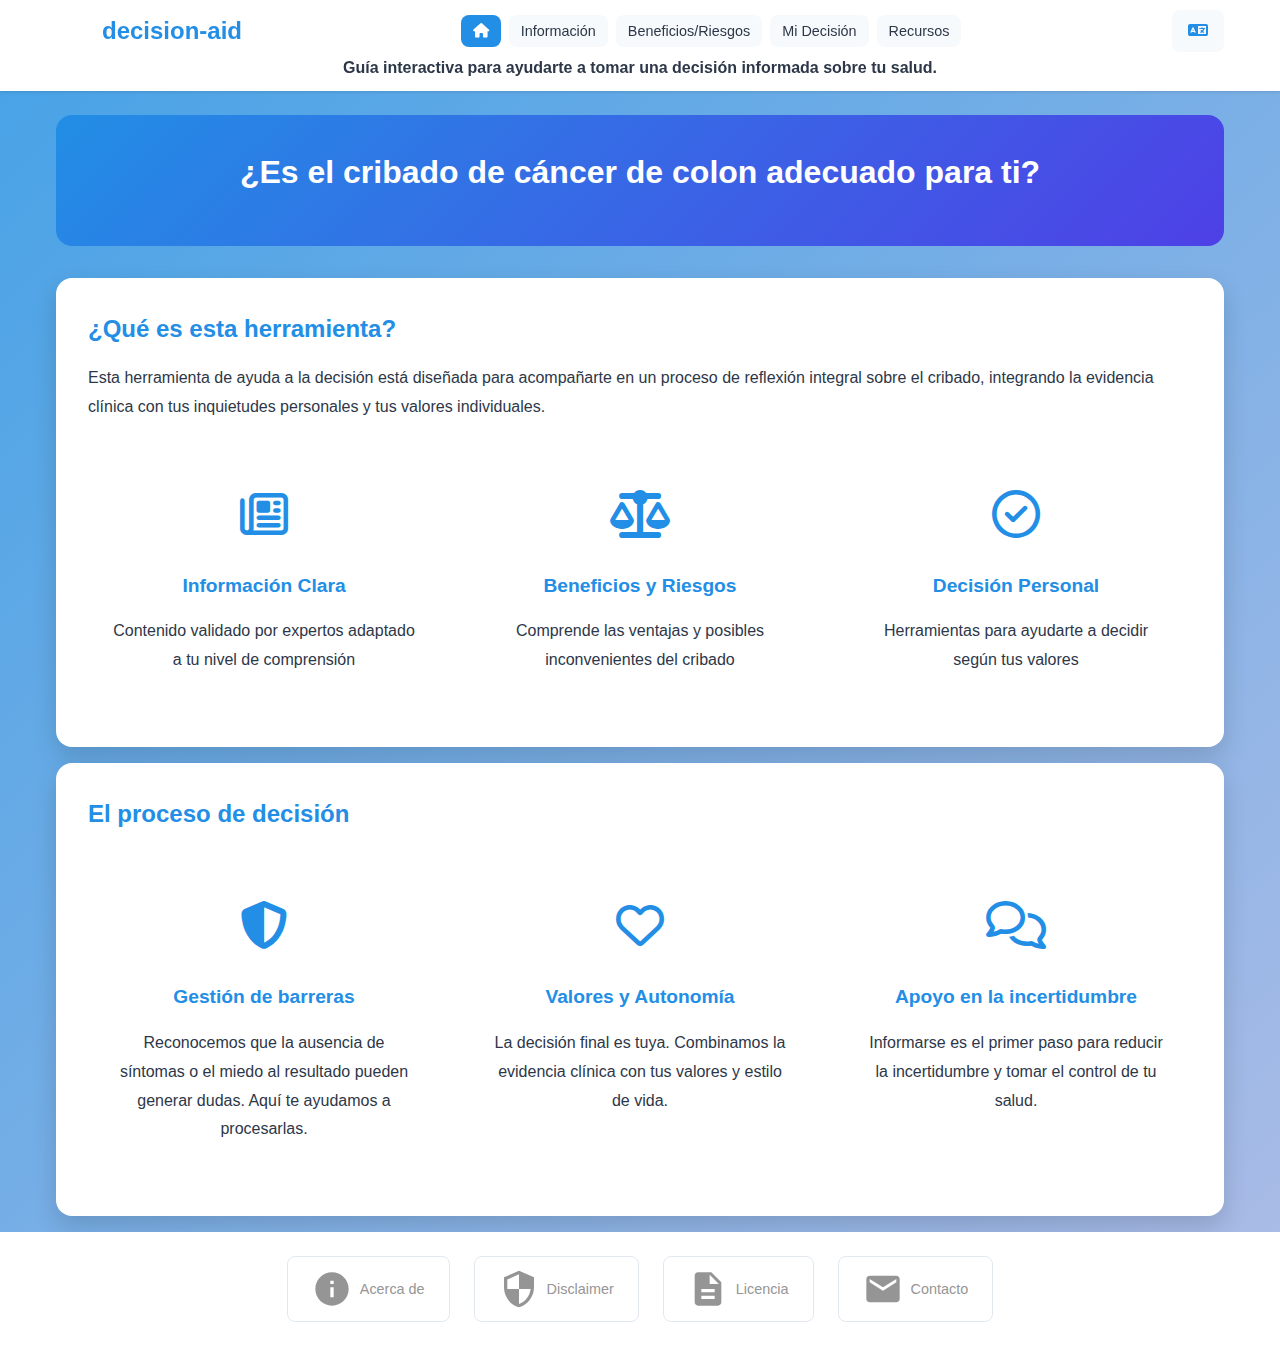
<file: index.html>
<!DOCTYPE html>
<html lang="es">

<head>
    <meta charset="UTF-8">
    <meta name="viewport" content="width=device-width, initial-scale=1.0">
    <title>Decision-aid - Decisión Informada sobre Cribado de Cáncer Colorrectal</title>
    <link rel="stylesheet" href="https://cdnjs.cloudflare.com/ajax/libs/font-awesome/6.5.1/css/all.min.css">
    <link rel="stylesheet" href="css/style.css">
    <!-- D3.js and Config must be loaded before main scripts -->
    <script src="js/vendors/d3.v7.js" defer></script>
    <script src="js/config.js" defer></script>
    <script src="js/charts.js" defer></script>
    <script src="js/main.js" defer></script>
    <script src="js/navigation.js" defer></script>
    <script src="js/quiz.js" defer></script>
</head>

<body>
    <header>
        <nav class="container">
            <div class="logo">
                <button class="logo-button" id="logoButton" aria-expanded="false" aria-controls="logoDropdown">
                    <svg id="logo-compass" width="32" height="32" viewBox="0 0 24 24" fill="currentColor">
                    </svg>
                    <span>decision-aid</span>
                    <svg class="caret" rpl="" fill="currentColor" height="16" width="16" icon-name="caret-down-outline"
                        viewBox="0 0 20 20" xmlns="http://www.w3.org/2000/svg">
                        <path
                            d="M10 13.7a.897.897 0 01-.636-.264l-4.6-4.6a.9.9 0 111.272-1.273L10 11.526l3.964-3.963a.9.9 0 011.272 1.273l-4.6 4.6A.897.897 0 0110 13.7z">
                        </path>
                    </svg>
                </button>

                <!-- Menú desplegable -->
                <div class="logo-dropdown" id="logoDropdown">
                    <a href="#inicio" class="dropdown-item">
                        <i class="fa-solid fa-house"></i>
                        <span>Inicio</span>
                    </a>
                    <a href="#info" class="dropdown-item">
                        <i class="fa-solid fa-circle-info"></i>
                        <span>Información</span>
                    </a>
                    <a href="#beneficios" class="dropdown-item">
                        <i class="fa-solid fa-book-open"></i>
                        <span>Beneficios/Riesgos</span>
                    </a>
                    <a href="#decision" class="dropdown-item">
                        <i class="fa-regular fa-user"></i>
                        <span>Mi decisión</span>
                    </a>
                    <div class="dropdown-divider"></div>
                    <a href="#recursos" class="dropdown-item">
                        <i class="fa-solid fa-circle-up"></i>
                        <span>Recursos</span>
                    </a>
                </div>
            </div>
            <div class="nav-buttons">
                <button class="nav-btn active" data-page="inicio" aria-label="Inicio">
                    <i class="fa-solid fa-house"></i>
                </button>
                <button class="nav-btn" data-page="info">Información</button>
                <button class="nav-btn" data-page="beneficios">Beneficios/Riesgos</button>
                <button class="nav-btn" data-page="decision">Mi Decisión</button>
                <button class="nav-btn" data-page="recursos">Recursos</button>
            </div>
            <div class="language">
                <i class="fa-solid fa-language"></i>
            </div>
        </nav>
        <div class="subheader">
            <p>
                <strong>
                Guía interactiva para ayudarte a tomar una decisión informada sobre tu salud.
                </strong>
            </p>
        </div>
    </header>

    <main class="container">
        <!-- Página de Inicio -->
        <div id="inicio" class="page active">
            <div class="welcome-hero">
                <h1>¿Es el cribado de cáncer de colon adecuado para ti?</h1>
                <p><strong>Guía interactiva para ayudarte a tomar una decisión informada sobre tu salud.</strong></p>
            </div>

            <div class="card">
                <h2>¿Qué es esta herramienta?</h2>
                <p>Esta herramienta de ayuda a la decisión está diseñada para acompañarte en un proceso de reflexión integral sobre el cribado, integrando la evidencia clínica con tus inquietudes personales y tus valores individuales.</p>

                <div class="feature-grid">
                    <div class="feature-card" onclick="navigateTo('info')">
                        <div class="feature-icon"><i class="fa-regular fa-newspaper"></i></div>
                        <h3>Información Clara</h3>
                        <p>Contenido validado por expertos adaptado a tu nivel de comprensión</p>
                    </div>
                    <div class="feature-card" onclick="navigateTo('beneficios')">
                        <div class="feature-icon"><i class="fa-solid fa-scale-balanced"></i></div>
                        <h3>Beneficios y Riesgos</h3>
                        <p>Comprende las ventajas y posibles inconvenientes del cribado</p>
                    </div>
                    <div class="feature-card" onclick="navigateTo('decision')">
                        <div class="feature-icon"><i class="fa-regular fa-circle-check"></i></div>
                        <h3>Decisión Personal</h3>
                        <p>Herramientas para ayudarte a decidir según tus valores</p>
                    </div>
                </div>
            </div>

            <div class="card">
                <h2>El proceso de decisión</h2>
                <div class="feature-grid">
                    <div class="feature-card">
                        <div class="feature-icon"><i class="fa-solid fa-shield-halved"></i></div>
                        <h3>Gestión de barreras</h3>
                        <p>Reconocemos que la ausencia de síntomas o el miedo al resultado pueden generar dudas. Aquí te ayudamos a procesarlas.</p>
                    </div>
                    <div class="feature-card">
                        <div class="feature-icon"><i class="fa-regular fa-heart"></i></div>
                        <h3>Valores y Autonomía</h3>
                        <p>La decisión final es tuya. Combinamos la evidencia clínica con tus valores y estilo de vida.</p>
                    </div>
                    <div class="feature-card">
                        <div class="feature-icon"><i class="fa-regular fa-comments"></i></div>
                        <h3>Apoyo en la incertidumbre</h3>
                        <p>Informarse es el primer paso para reducir la incertidumbre y tomar el control de tu salud.</p>
                    </div>
                </div>
            </div>
        </div>

        <!-- Página de Información -->
        <div id="info" class="page">
            <div class="card">
                <h1>Información sobre el Cáncer Colorrectal</h1>
                <p>El cáncer colorrectal es uno de los tipos de cáncer más comunes, pero también uno de los más
                    prevenibles cuando se detecta a tiempo.</p>

                <div class="info-grid">
                    <div class="info-card">
                        <p>Información 1</p>
                    </div>
                    <div class="info-card">
                        <p>Información 2</p>
                    </div>
                    <div class="info-card">
                        <p>Información 3</p>
                    </div>
                    <div class="info-card">
                        <p>Información 4</p>
                    </div>
                </div>
            </div>

            <div class="card">
                <h2>¿Cómo funciona el programa de cribado?</h2>
                <div class="progress-container">
                    <div class="progress-bar" id="stepProgress" style="width: 33.33%"></div>
                </div>
                <div id="screening-steps">
                    <div class="info-card">
                        <h3>Paso 1</h3>
                        <p>Lorem ipsum dolor, sit amet consectetur adipisicing elit. Quisquam, aliquid adipisci! Nemo
                            labore ea nulla enim voluptatum neque similique odio fugiat adipisci totam sunt nihil odit
                            sapiente voluptatem numquam dolores perspiciatis expedita nisi excepturi, deserunt
                            cupiditate placeat repudiandae. Provident reprehenderit iure fuga, cum natus consequuntur
                            illo assumenda! Ad voluptas quis impedit atque dolor veritatis deserunt aperiam nostrum
                            maxime nulla alias repudiandae, architecto inventore eligendi et? Eos eius quibusdam
                            perspiciatis quia blanditiis! Et ipsum aspernatur in voluptas est vel sint laborum facere
                            eligendi dignissimos ullam quo velit saepe, exercitationem nulla libero harum facilis
                            repellat expedita excepturi delectus fuga voluptates nesciunt. Ratione, sunt repudiandae
                            excepturi accusamus quisquam id atque consequuntur ad aperiam laudantium tempore odit
                            corrupti cupiditate velit hic voluptates. Commodi vero sint, ipsum libero iusto qui
                            aspernatur consequuntur quaerat deserunt asperiores, reiciendis ullam beatae provident atque
                            iure quia itaque aliquam reprehenderit eligendi nobis culpa velit. Eum dolore, nobis quia
                            nesciunt non corrupti laudantium minus voluptatum libero possimus sed consectetur impedit.
                            Nihil eligendi libero fugiat, amet nesciunt odit repellat dolorem? Qui quos sint at eum
                            beatae quidem, sapiente, velit doloremque, quaerat unde ad vero. Laboriosam nemo nihil
                            temporibus voluptas, maiores inventore, dolorem impedit beatae hic laudantium vitae rerum
                            voluptatum labore earum ab?</p>
                    </div>
                    <div class="info-card">
                        <h3>Paso 2</h3>
                        <p>Lorem ipsum dolor sit amet consectetur adipisicing elit. Distinctio at harum hic perspiciatis
                            facilis atque perferendis sed cumque tempora dolorem! Voluptas ad, dicta vero nam
                            exercitationem, nisi eum omnis corrupti aut maiores suscipit architecto rerum repellendus
                            quod? Illo accusamus minus ea nam perferendis dicta, laboriosam quidem fuga a eveniet dolore
                            possimus est non omnis expedita consectetur quod sunt error ipsa quasi blanditiis, autem
                            molestias. Sit debitis incidunt nihil asperiores qui, accusantium a voluptatibus, deleniti
                            itaque quod recusandae officiis culpa officia. Eos dolorum maxime, nulla corporis, deleniti
                            autem recusandae molestiae tempore, laboriosam voluptatibus illo? Temporibus mollitia id,
                            fugiat quam quos optio beatae odio molestiae quasi harum enim aliquam nemo! Eaque velit
                            architecto ipsam omnis? Culpa facere sit a aperiam voluptas nam doloremque nihil
                            consequatur, earum alias dignissimos recusandae voluptates dolorum. Officia at illo sequi
                            voluptatum vero, sunt aspernatur cupiditate corrupti itaque fugiat iure perferendis
                            quibusdam. Voluptates possimus earum eaque nesciunt magni quibusdam doloremque. Optio
                            dolorum adipisci soluta. Soluta laboriosam ipsam quis quaerat hic ab voluptates odit
                            temporibus tempore ut, minima nihil ducimus, veritatis molestiae aspernatur aperiam enim
                            dignissimos, odio libero beatae amet consequuntur. Itaque quod labore quisquam tenetur, enim
                            expedita quasi facilis asperiores illum similique ad, animi cupiditate quas sequi sapiente?
                        </p>
                    </div>
                    <div class="info-card">
                        <h3>Paso 3</h3>
                        <p>Lorem, ipsum dolor sit amet consectetur adipisicing elit. Sit recusandae maiores aliquam.
                            Consequuntur nobis, est minima facilis molestiae laudantium commodi eos suscipit error
                            excepturi. Enim eius nisi quisquam. Repellendus similique, doloremque nulla, nesciunt,
                            maiores ipsum libero pariatur sunt aut adipisci ea a odio omnis nisi consectetur? Voluptate
                            itaque ut nesciunt, sed, rerum, blanditiis saepe ducimus laudantium accusantium dolorum
                            reprehenderit dolorem quam recusandae. Eum adipisci totam omnis dolores aliquid ipsam sequi
                            cupiditate quia illum unde! Sunt non accusamus dolor eius? Corrupti quibusdam sint
                            doloremque, distinctio minus ipsum. Qui nulla consequatur ipsum dolorem enim ipsam,
                            molestias fugit quam! Cupiditate, dolor sed unde obcaecati quisquam placeat ipsa praesentium
                            reprehenderit! Saepe ratione magnam dolore adipisci recusandae? Deleniti quae et laudantium
                            pariatur mollitia, ullam magni culpa debitis accusantium illo suscipit rerum dolorem
                            perferendis eligendi! Fuga illum quibusdam alias commodi earum pariatur aliquid itaque
                            facilis a architecto! Molestias pariatur asperiores hic laudantium minus ullam id tempore
                            dolorum. Nam, tenetur voluptates odit dignissimos nisi inventore ea eaque beatae. Autem quod
                            veritatis repellat hic consectetur? Aliquam autem et soluta aut ex fugiat nam, voluptates
                            facilis! Saepe, placeat aliquid. Quis amet distinctio nulla fuga optio, vel deserunt ex
                            pariatur voluptas sint animi, aspernatur, commodi explicabo. Vero accusantium quis
                            obcaecati.</p>
                    </div>
                </div>
                <!-- Indicadores de pasos -->
                <div class="step-indicators">
                    <span class="step-dot active" data-step="0"></span>
                    <span class="step-dot" data-step="1"></span>
                    <span class="step-dot" data-step="2"></span>
                </div>

                <div class="button-group">
                    <button class="btn btn-secondary" onclick="showPreviousStep()">Paso anterior</button>
                    <button class="btn btn-primary" onclick="showNextStep()">Siguiente paso</button>
                </div>
            </div>
        </div>

        <!-- Página de Beneficios y Riesgos -->
        <div id="beneficios" class="page">
            <div class="card">
                <h1>Impacto Visual de tu Decisión</h1>
                <p>Es importante conocer tanto los beneficios como los posibles riesgos para tomar una decisión
                    informada. Los datos son anónimos, pero tu decisión importa. Así se compara tu perfil de riesgo:</p>

                <!-- Visualization Containers -->
                <div id="isotype-chart" style="margin: 20px 0; min-height: 280px; background: #f7fafc; border-radius: 8px; display: flex; align-items: center; justify-content: center;">
                    <p style="color: #a0aec0;">Cargando visualización de riesgos...</p>
                </div>
                <div id="gauge-chart" style="margin: 20px 0;"></div>

                <div style="display: grid; grid-template-columns: 1fr 1fr; gap: 2rem; margin-top: 2rem;">
                    <div style="background: #c6f6d5; padding: 1.5rem; border-radius: 0.5rem;">
                        <h3 style="color: #2f855a; margin-bottom: 0.5rem;">Beneficios</h3>
                        <p>Detección temprana aumenta significativamente las tasas de supervivencia.</p>
                    </div>
                    <div style="background: #fed7d7; padding: 1.5rem; border-radius: 0.5rem;">
                        <h3 style="color: #c53030; margin-bottom: 0.5rem;">Riesgos</h3>
                        <p>Posibles falsos positivos que pueden generar ansiedad innecesaria.</p>
                    </div>
                </div>
            </div>


            <div class="card">
                <h2>Datos importantes</h2>
                <div class="stats-grid">
                    <div class="stat-card">
                        <p>Dato 1</p>
                    </div>
                    <div class="stat-card">
                        <p>Dato 2</p>
                    </div>
                    <div class="stat-card">
                        <p>Dato 3</p>
                    </div>
                </div>
            </div>
        </div>

        <!-- Página de Decisión -->
        <div id="decision" class="page">
            <div class="card">
                <h1>Tu Decisión Personal</h1>
                <p>Esta herramienta te ayudará a reflexionar sobre tus valores y preferencias para tomar la decisión que
                    mejor se adapte a ti.</p>

                <div class="quiz-container">
                    <h2>Reflexiona sobre estos aspectos:</h2>

                    <div class="quiz-question">
                        <p>Pregunta 1</p>
                    </div>

                    <button class="btn btn-primary" onclick="showDecisionResult()">Ver mi perfil de decisión</button>
                </div>

                <div id="decision-result"
                    style="display: none; margin-top: 2rem; padding: 1.5rem; background: var(--bg-light); border-radius: 0.5rem;">
                    <!-- Results will be inserted here -->
                </div>
            </div>
        </div>

        <!-- Página de Recursos -->
        <div id="recursos" class="page">
            <div class="card">
                <h1>Recursos y Apoyo</h1>
                <p>Encuentra información adicional y apoyo para tu decisión.</p>

                <div class="info-grid">
                    <div class="info-card">
                        <p>Recurso 1</p>
                    </div>
                    <div class="info-card">
                        <p>Recurso 2</p>
                    </div>
                    <div class="info-card">
                        <p>Recurso 3</p>
                    </div>
                </div>
            </div>

            <div class="card">
                <h2>Preguntas Frecuentes</h2>
                <div class="info-card">
                    <p>Pregunta 1</p>
                </div>
                <div class="info-card">
                    <p>Pregunta 2</p>
                </div>
                <div class="info-card">
                    <p>Pregunta 3</p>
                </div>
            </div>
        </div>

        <!-- Página Acerca de -->
        <div id="acerca" class="page">
            <div class="card">
                <h1>Acerca de decision-aid</h1>
                <p>Decision-aid es una herramienta de ayuda a la toma de decisiones informada diseñada para proporcionar información clara, equilibrada y basada en la evidencia sobre el cribado de cáncer colorrectal.</p>
            </div>

            <div class="card">
                <h2>Nuestro objetivo</h2>
                <p>El objetivo principal de decision-aid es empoderar a las personas para que tomen decisiones informadas sobre su participación en el programa de cribado de cáncer colorrectal. Proporcionamos información comprensible sobre los beneficios, riesgos y procedimientos del cribado, adaptada a diferentes niveles de conocimiento.</p>
            </div>

            <div class="card">
                <h2>Base científica</h2>
                <p>Toda la información presentada en decision-aid está basada en evidencia científica actualizada y ha sido revisada por profesionales sanitarios especializados en cribado de cáncer colorrectal y toma de decisiones compartida.</p>
                <p>Esta herramienta ha sido desarrollada siguiendo las directrices internacionales sobre ayudas para la toma de decisiones informada, incluyendo los estándares de la International Patient Decision Aid Standards (IPDAS) Collaboration.</p>
            </div>

            <div class="card">
                <h2>Equipo</h2>
                <p>Decision-aid ha sido desarrollado por un equipo multidisciplinar de ingenieros informáticos, investigadores en salud pública y expertos en comunicación de riesgos, con el objetivo de facilitar el acceso a información de calidad sobre el cribado de cáncer colorrectal.</p>
            </div>
        </div>

        <!-- Página Disclaimer -->
        <div id="disclaimer" class="page">
            <div class="card">
                <h1>Aviso Legal y Disclaimer</h1>
                <p>Por favor, lea cuidadosamente este aviso legal antes de utilizar decision-aid.</p>
            </div>

            <div class="card">
                <h2>Propósito de la Herramienta</h2>
                <p>decision-aid es una herramienta de ayuda a la toma de decisiones informada. Su propósito es proporcionar información equilibrada sobre el cribado de cáncer colorrectal para ayudarle a tomar una decisión que se ajuste a sus valores y preferencias personales.</p>
                <p><strong>Esta herramienta NO sustituye el consejo médico profesional.</strong> Siempre debe consultar con su médico o profesional sanitario cualificado sobre cualquier cuestión relacionada con su salud.</p>
            </div>

            <div class="card">
                <h2>Información Médica</h2>
                <p>La información proporcionada en decision-aid tiene únicamente fines educativos e informativos. Aunque nos esforzamos por mantener la información actualizada y precisa, no garantizamos la exhaustividad o exactitud absoluta de todo el contenido.</p>
                <p>Los datos estadísticos y probabilidades presentados se basan en estudios poblacionales y pueden no reflejar su situación individual. Factores como antecedentes familiares, historial médico personal u otras condiciones de salud pueden modificar su riesgo individual.</p>
            </div>

            <div class="card">
                <h2>Limitación de Responsabilidad</h2>
                <p>El uso de decision-aid es bajo su propia responsabilidad. Los desarrolladores y colaboradores de esta herramienta no se hacen responsables de ninguna decisión tomada basándose únicamente en la información proporcionada.</p>
                <p>En caso de duda, preocupación o síntomas, consulte siempre con un profesional sanitario cualificado.</p>
            </div>

            <div class="card">
                <h2>Uso de la Herramienta</h2>
                <p>Esta herramienta está diseñada para ser utilizada por personas dentro del rango de edad recomendado para el cribado de cáncer colorrectal (generalmente 50-69 años) sin síntomas. Si presenta síntomas digestivos o tiene preocupaciones específicas de salud, consulte directamente con su médico.</p>
            </div>
        </div>

        <!-- Página Licencia -->
        <div id="licencia" class="page">
            <div class="card">
                <h1>Licencia y Uso</h1>
                <p>Copyright (C) 2007 Free Software Foundation, Inc. &lt;<a href="https://fsf.org/" target="_blank" style="color: var(--primary-color);">https://fsf.org/</a>&gt;</p>
                <p>Se permite a cualquier persona copiar y distribuir copias literales de este documento de licencia, pero no está permitido modificarlo.</p>
            </div>

            <div class="card">
                <h2>Preámbulo</h2>
                <p>La Licencia Pública General de GNU (GNU General Public License) es una licencia libre y con copyleft para software y otro tipo de trabajos.</p>
                <p>Las licencias para la mayoría del software y otros trabajos prácticos están diseñadas para quitarle la libertad de compartir y modificar los trabajos. Por el contrario, la Licencia Pública General de GNU está destinada a garantizar su libertad de compartir y modificar todas las versiones de un programa, para asegurar que siga siendo software libre para todos sus usuarios.</p>
            </div>

            <div class="card">
                <h2>Software Libre y Libertad</h2>
                <p>Cuando hablamos de software libre, nos referimos a libertad, no a precio. Nuestras Licencias Públicas Generales están diseñadas para asegurarnos de que usted tenga la libertad de:</p>
                <ul>
                    <li>Distribuir copias de software libre (y cobrar por ellas si lo desea)</li>
                    <li>Recibir el código fuente o poder obtenerlo si lo desea</li>
                    <li>Modificar el software o usar partes de él en nuevos programas libres</li>
                    <li>Saber que puede hacer estas cosas</li>
                </ul>
            </div>

            <div class="card">
                <h2>Protección de Derechos y Responsabilidades</h2>
                <p>Para proteger sus derechos, necesitamos evitar que otros le nieguen estos derechos o le pidan que los renuncie. Por lo tanto, usted tiene ciertas responsabilidades si distribuye copias del software, o si lo modifica: responsabilidades de respetar la libertad de otros.</p>
                <p>Por ejemplo, si distribuye copias de un programa bajo esta licencia, ya sea gratis o por una tarifa, debe transmitir a los destinatarios las mismas libertades que recibió. Debe asegurarse de que ellos también reciban o puedan obtener el código fuente. Y debe mostrarles estos términos para que conozcan sus derechos.</p>
            </div>

            <div class="card">
                <h2>Protección Legal</h2>
                <p>Los desarrolladores que usan la GPL de GNU protegen sus derechos con dos pasos:</p>
                <ol>
                    <li>Afirman el copyright sobre el software</li>
                    <li>Le ofrecen esta Licencia que le otorga permiso legal para copiar, distribuir y/o modificarlo</li>
                </ol>
                <p>Para la protección de desarrolladores y autores, la GPL explica claramente que no hay garantía para este software libre. Tanto por el bien de los usuarios como de los autores, la GPL requiere que las versiones modificadas se marquen como modificadas, para que sus problemas no se atribuyan erróneamente a los autores de versiones anteriores.</p>
            </div>

            <div class="card">
                <h2>Libertad del Usuario</h2>
                <p>Algunos dispositivos están diseñados para negar a los usuarios el acceso para instalar o ejecutar versiones modificadas del software en ellos, aunque el fabricante pueda hacerlo. Esto es fundamentalmente incompatible con el objetivo de proteger la libertad de los usuarios para modificar el software.</p>
                <p>Hemos diseñado esta versión de la GPL para prohibir esta práctica en esos productos. Si tales problemas surgen sustancialmente en otros ámbitos, estamos preparados para extender esta disposición a esos ámbitos en futuras versiones de la GPL, según sea necesario para proteger la libertad de los usuarios.</p>
            </div>

            <div class="card">
                <h2>Patentes de Software</h2>
                <p>Finalmente, cada programa está constantemente amenazado por patentes de software. Los estados no deberían permitir que las patentes restrinjan el desarrollo y uso de software en computadoras de propósito general, pero en aquellos que lo hacen, deseamos evitar el peligro especial de que las patentes aplicadas a un programa libre puedan hacerlo efectivamente propietario.</p>
                <p>Para evitar esto, la GPL asegura que las patentes no puedan usarse para hacer que el programa deje de ser libre.</p>
            </div>

            <div class="card">
                <h2>Aplicación a decision-aid</h2>
                <p>El código fuente de decision-aid está disponible bajo la Licencia Pública General de GNU versión 3. Esto significa que puede usar, estudiar, compartir y mejorar el software libremente bajo los términos descritos anteriormente.</p>
                <p>Para consultas específicas sobre el uso de decision-aid o para obtener más información sobre la licencia GPL v3, puede contactar con el equipo de desarrollo a través de la sección de contacto.</p>
            </div>
        </div>

        <!-- Página Contacto -->
        <div id="contacto" class="page">
            <div class="card">
                <h1>Contacto</h1>
                <p>Si tiene preguntas, sugerencias o desea obtener más información sobre decision-aid, puede ponerse en contacto con nosotros.</p>
            </div>

            <div class="card">
                <h2>Formulario de Contacto</h2>
                <p>Para consultas generales sobre la herramienta, sugerencias de mejora o información sobre colaboraciones, utilice el siguiente formulario:</p>
                
                <div style="margin-top: 1.5rem;">
                    <div style="margin-bottom: 1rem;">
                        <label style="display: block; margin-bottom: 0.5rem; font-weight: 600;">Nombre:</label>
                        <input type="text" style="width: 100%; padding: 0.75rem; border: 1px solid var(--border-color); border-radius: 0.5rem;" placeholder="Tu nombre">
                    </div>
                    
                    <div style="margin-bottom: 1rem;">
                        <label style="display: block; margin-bottom: 0.5rem; font-weight: 600;">Email:</label>
                        <input type="email" style="width: 100%; padding: 0.75rem; border: 1px solid var(--border-color); border-radius: 0.5rem;" placeholder="tu@email.com">
                    </div>
                    
                    <div style="margin-bottom: 1rem;">
                        <label style="display: block; margin-bottom: 0.5rem; font-weight: 600;">Asunto:</label>
                        <input type="text" style="width: 100%; padding: 0.75rem; border: 1px solid var(--border-color); border-radius: 0.5rem;" placeholder="Asunto de tu mensaje">
                    </div>
                    
                    <div style="margin-bottom: 1rem;">
                        <label style="display: block; margin-bottom: 0.5rem; font-weight: 600;">Mensaje:</label>
                        <textarea rows="6" style="width: 100%; padding: 0.75rem; border: 1px solid var(--border-color); border-radius: 0.5rem; resize: vertical;" placeholder="Escribe tu mensaje aquí..."></textarea>
                    </div>
                    
                    <button class="btn btn-primary">Enviar Mensaje</button>
                </div>
            </div>

            <div class="card">
                <h2>Importante</h2>
                <p><strong>⚠️ Este formulario NO debe utilizarse para consultas médicas.</strong></p>
                <p>Si tiene síntomas, preocupaciones sobre su salud o necesita asesoramiento médico, por favor contacte directamente con su médico o centro de salud.</p>
                <p>Para consultas sobre el programa de cribado de cáncer colorrectal en su comunidad autónoma, contacte con su centro de salud o el servicio de cribado correspondiente.</p>
            </div>

            <div class="card">
                <h2>Feedback y Mejoras</h2>
                <p>Valoramos mucho su opinión sobre decision-aid. Si tiene sugerencias para mejorar la herramienta, ha encontrado información incorrecta o tiene ideas para hacerla más útil, no dude en contactarnos.</p>
                <p>Su feedback nos ayuda a mejorar continuamente esta herramienta para servir mejor a las personas que buscan tomar decisiones informadas sobre el cribado de cáncer colorrectal.</p>
            </div>
        </div>
    </main>

    <footer>
        <div class="container">
            <div class="footer-links">
                <a href="#" onclick="navigateTo('acerca'); return false;" class="footer-link">
                    <svg width="40" height="40" viewBox="0 0 24 24" fill="currentColor" xmlns="http://www.w3.org/2000/svg">
                        <path d="M12 2C6.48 2 2 6.48 2 12s4.48 10 10 10 10-4.48 10-10S17.52 2 12 2zm1 15h-2v-6h2v6zm0-8h-2V7h2v2z"/>
                    </svg>
                    <span>Acerca de</span>
                </a>
                <a href="#" onclick="navigateTo('disclaimer'); return false;" class="footer-link">
                    <svg width="40" height="40" viewBox="0 0 24 24" fill="currentColor" xmlns="http://www.w3.org/2000/svg">
                        <path d="M12 1L3 5v6c0 5.55 3.84 10.74 9 12 5.16-1.26 9-6.45 9-12V5l-9-4zm0 10.99h7c-.53 4.12-3.28 7.79-7 8.94V12H5V6.3l7-3.11v8.8z"/>
                    </svg>
                    <span>Disclaimer</span>
                </a>
                <a href="#" onclick="navigateTo('licencia'); return false;" class="footer-link">
                    <svg width="40" height="40" viewBox="0 0 24 24" fill="currentColor" xmlns="http://www.w3.org/2000/svg">
                        <path d="M14 2H6c-1.1 0-1.99.9-1.99 2L4 20c0 1.1.89 2 1.99 2H18c1.1 0 2-.9 2-2V8l-6-6zm2 16H8v-2h8v2zm0-4H8v-2h8v2zm-3-5V3.5L18.5 9H13z"/>
                    </svg>
                    <span>Licencia</span>
                </a>
                <a href="#" onclick="navigateTo('contacto'); return false;" class="footer-link">
                    <svg width="40" height="40" viewBox="0 0 24 24" fill="currentColor" xmlns="http://www.w3.org/2000/svg">
                        <path d="M20 4H4c-1.1 0-1.99.9-1.99 2L2 18c0 1.1.9 2 2 2h16c1.1 0 2-.9 2-2V6c0-1.1-.9-2-2-2zm0 4l-8 5-8-5V6l8 5 8-5v2z"/>
                    </svg>
                    <span>Contacto</span>
                </a>
            </div>
        </div>
    </footer>
</body>

</html>
</file>
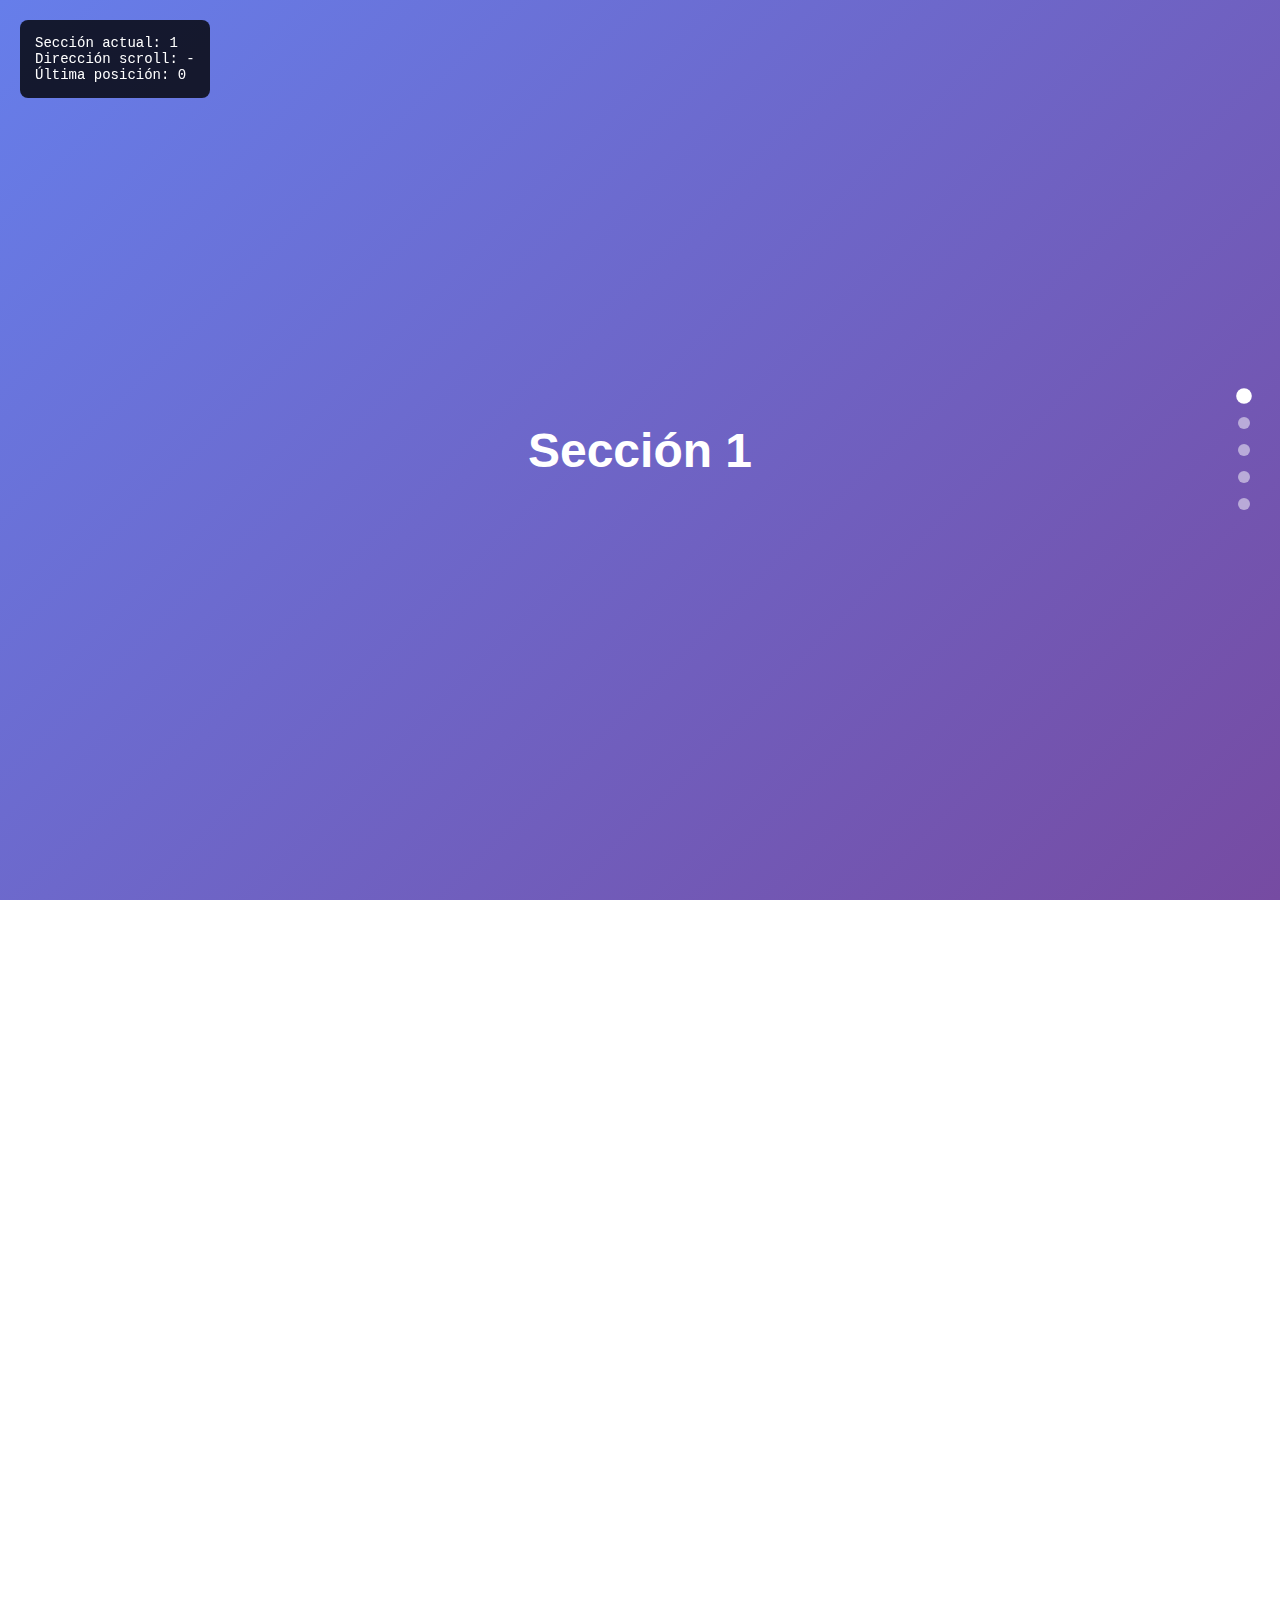
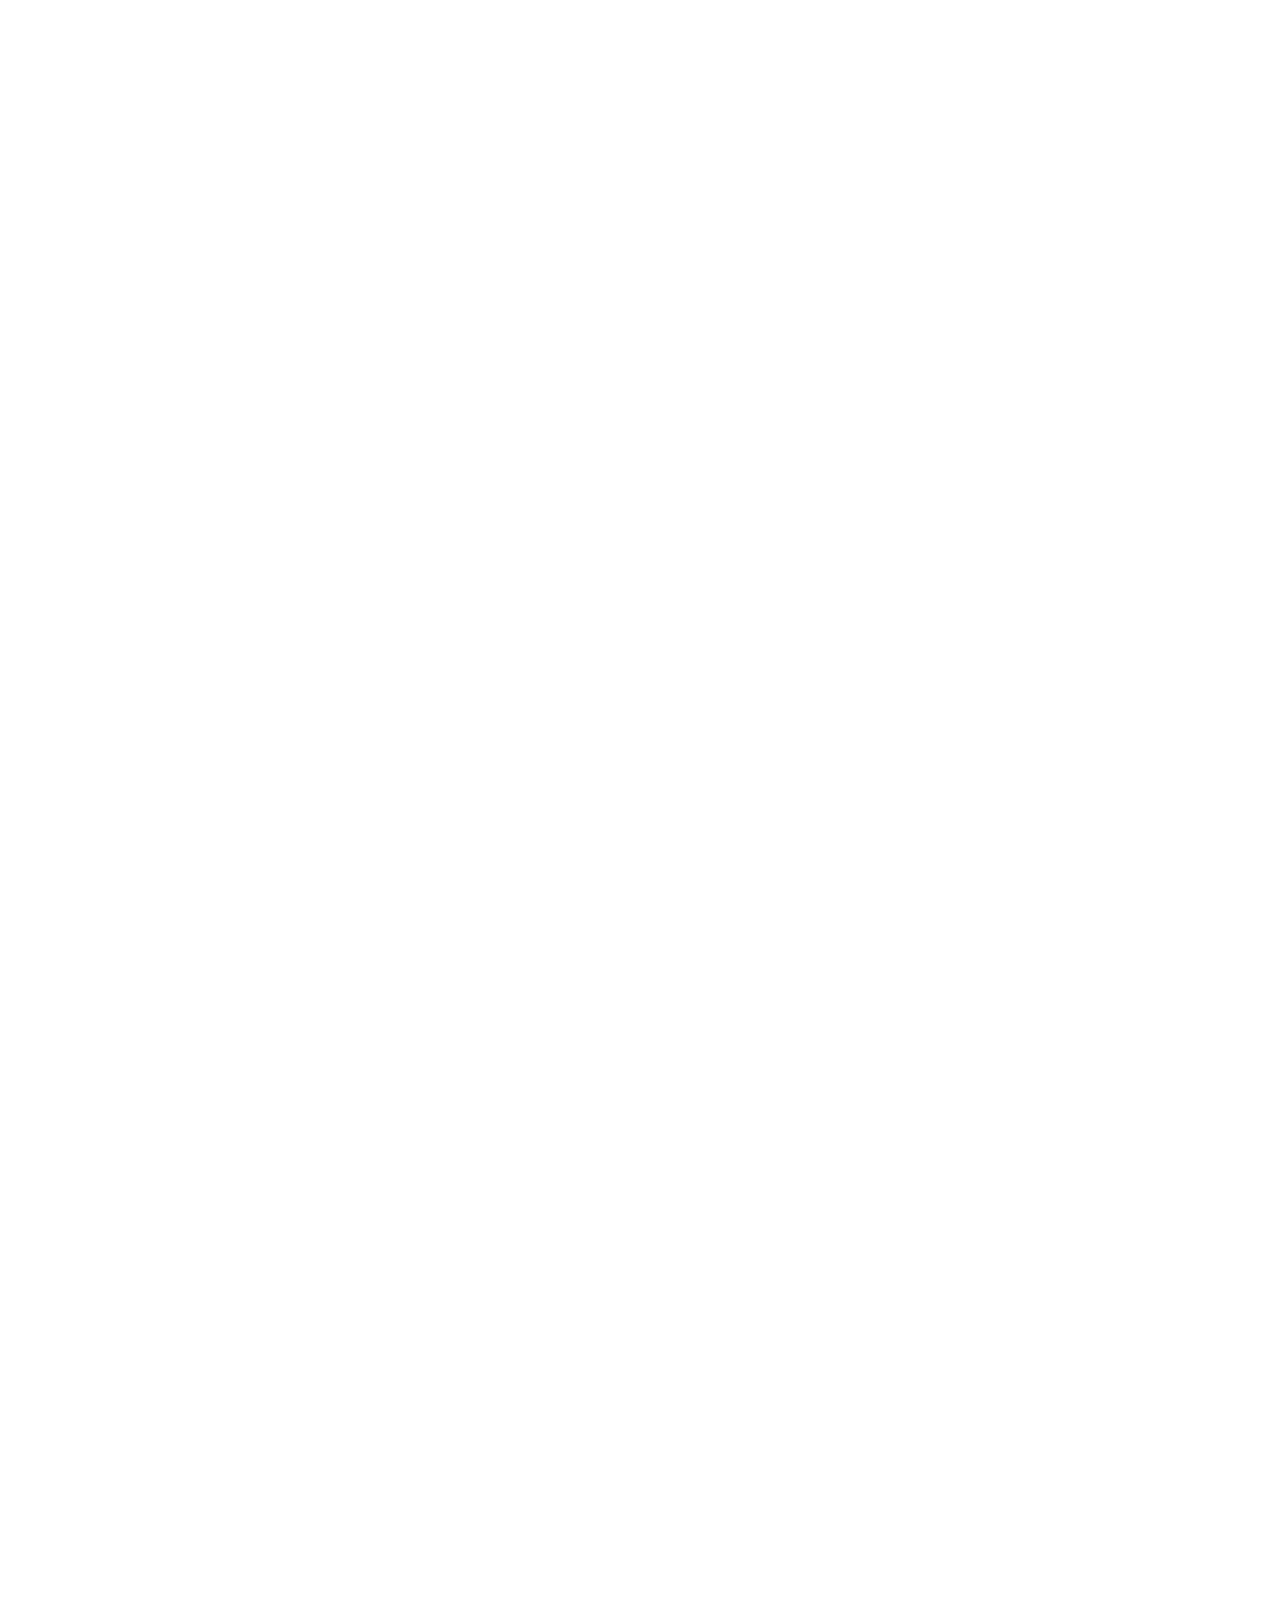
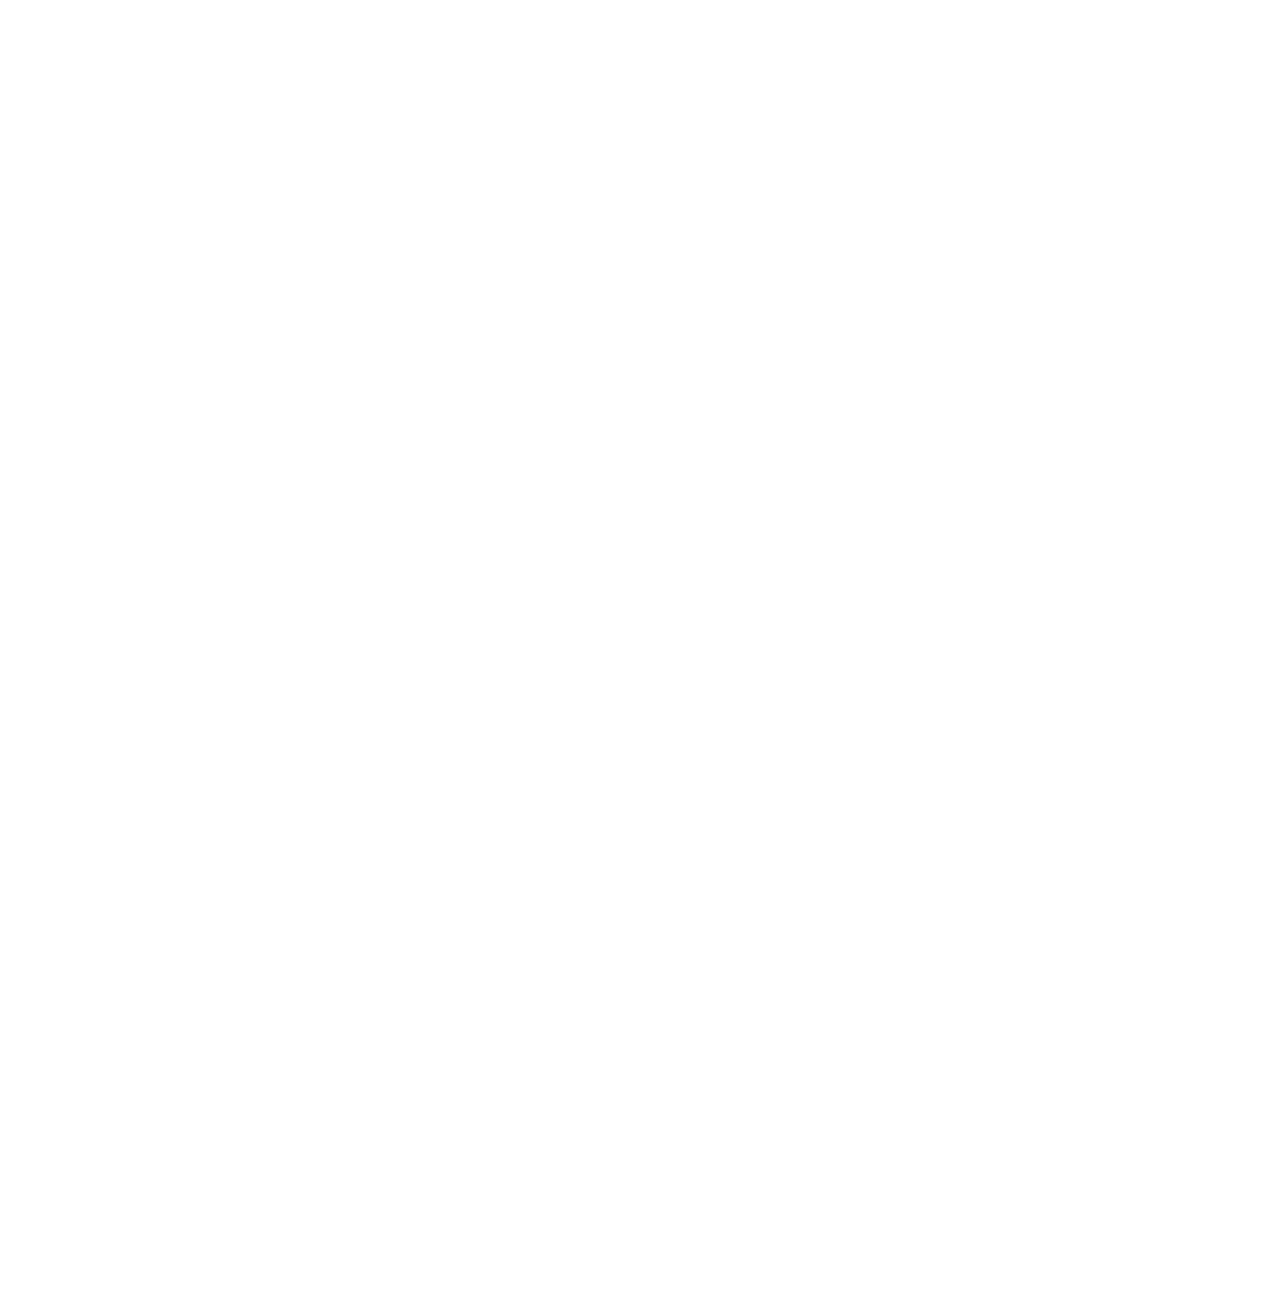
<file: intersection.html>
<!DOCTYPE html>
<html lang="es">
<head>
  <meta charset="UTF-8">
  <meta name="viewport" content="width=device-width, initial-scale=1.0">
  <title>SPA con Intersection Observer</title>
  <style>
    * {
      margin: 0;
      padding: 0;
      box-sizing: border-box;
    }

    body {
      font-family: 'Segoe UI', Tahoma, Geneva, Verdana, sans-serif;
      overflow-x: hidden;
    }

    /* Contenedor de secciones */
    .section {
      height: 100vh;
      display: flex;
      align-items: center;
      justify-content: center;
      font-size: 3rem;
      font-weight: bold;
      color: white;
      position: relative;
      
      /* Clave: La transición suave */
      opacity: 0;
      transition: opacity 0.6s ease-in-out;
    }

    /* Cuando una sección está visible */
    .section.visible {
      opacity: 1;
    }

    /* Colores diferentes para cada sección */
    .section:nth-child(1) { background: linear-gradient(135deg, #667eea 0%, #764ba2 100%); }
    .section:nth-child(2) { background: linear-gradient(135deg, #f093fb 0%, #f5576c 100%); }
    .section:nth-child(3) { background: linear-gradient(135deg, #4facfe 0%, #00f2fe 100%); }
    .section:nth-child(4) { background: linear-gradient(135deg, #43e97b 0%, #38f9d7 100%); }
    .section:nth-child(5) { background: linear-gradient(135deg, #fa709a 0%, #fee140 100%); }

    /* Indicador de sección actual */
    .nav-dots {
      position: fixed;
      right: 30px;
      top: 50%;
      transform: translateY(-50%);
      z-index: 100;
      display: flex;
      flex-direction: column;
      gap: 15px;
    }

    .nav-dot {
      width: 12px;
      height: 12px;
      border-radius: 50%;
      background: rgba(255, 255, 255, 0.5);
      cursor: pointer;
      transition: all 0.3s ease;
    }

    .nav-dot.active {
      background: white;
      transform: scale(1.3);
    }

    /* Info de debug */
    .debug-info {
      position: fixed;
      top: 20px;
      left: 20px;
      background: rgba(0, 0, 0, 0.8);
      color: white;
      padding: 15px;
      border-radius: 8px;
      font-size: 14px;
      font-family: monospace;
      z-index: 100;
    }
  </style>
</head>
<body>
  <!-- Secciones -->
  <section class="section visible" data-section="1">
    Sección 1
  </section>
  <section class="section" data-section="2">
    Sección 2
  </section>
  <section class="section" data-section="3">
    Sección 3
  </section>
  <section class="section" data-section="4">
    Sección 4
  </section>
  <section class="section" data-section="5">
    Sección 5
  </section>

  <!-- Navegación con puntos -->
  <div class="nav-dots">
    <div class="nav-dot active" data-target="1"></div>
    <div class="nav-dot" data-target="2"></div>
    <div class="nav-dot" data-target="3"></div>
    <div class="nav-dot" data-target="4"></div>
    <div class="nav-dot" data-target="5"></div>
  </div>

  <!-- Info de debug -->
  <div class="debug-info">
    <div>Sección actual: <span id="current-section">1</span></div>
    <div>Dirección scroll: <span id="scroll-direction">-</span></div>
    <div>Última posición: <span id="last-scroll">0</span></div>
  </div>

  <script>
    // ====== VARIABLES DE ESTADO ======
    let currentSection = 1; // La sección que está visible ahora
    let lastScrollY = window.scrollY; // Para detectar dirección del scroll
    let scrollDirection = 'down'; // 'up' o 'down'

    // ====== REFERENCIAS AL DOM ======
    const sections = document.querySelectorAll('.section');
    const navDots = document.querySelectorAll('.nav-dot');
    
    // Referencias para debug
    const debugCurrentSection = document.getElementById('current-section');
    const debugScrollDirection = document.getElementById('scroll-direction');
    const debugLastScroll = document.getElementById('last-scroll');

    // ====== FUNCIÓN PARA CAMBIAR DE SECCIÓN ======
    function changeSection(newSection, direction) {
      // Ocultar todas las secciones
      sections.forEach(section => {
        section.classList.remove('visible');
      });
      
      // Mostrar la nueva sección
      const targetSection = sections[newSection - 1];
      targetSection.classList.add('visible');
      
      // Scroll automático según la dirección
      if (direction === 'down') {
        // Al bajar: alinear el top de la sección con el top del viewport
        targetSection.scrollIntoView({ 
          behavior: 'smooth',
          block: 'start'
        });
      } else if (direction === 'up') {
        // Al subir: alinear el bottom de la sección con el bottom del viewport
        targetSection.scrollIntoView({ 
          behavior: 'smooth',
          block: 'end'
        });
      }
      
      // Actualizar la sección actual
      currentSection = newSection;
      
      // Actualizar los puntos de navegación
      updateNavDots(newSection);
      
      // Actualizar debug
      debugCurrentSection.textContent = newSection;
    }

    // ====== ACTUALIZAR PUNTOS DE NAVEGACIÓN ======
    function updateNavDots(activeSection) {
      navDots.forEach(dot => {
        dot.classList.remove('active');
      });
      navDots[activeSection - 1].classList.add('active');
    }

    // ====== DETECTAR DIRECCIÓN DEL SCROLL ======
    window.addEventListener('scroll', () => {
      const currentScrollY = window.scrollY;
      
      // Determinar dirección
      if (currentScrollY > lastScrollY) {
        scrollDirection = 'down';
      } else if (currentScrollY < lastScrollY) {
        scrollDirection = 'up';
      }
      
      lastScrollY = currentScrollY;
      
      // Actualizar debug
      debugScrollDirection.textContent = scrollDirection;
      debugLastScroll.textContent = Math.round(currentScrollY);
    });

    // ====== CONFIGURAR INTERSECTION OBSERVER ======
    const observerOptions = {
      // threshold: 0.2 significa que se activa cuando el 20% del elemento es visible
      threshold: 0.2,
      // root: null significa que usamos el viewport como referencia
      root: null,
      // rootMargin: '0px' no añade márgenes extra
      rootMargin: '0px'
    };

    // Callback que se ejecuta cada vez que un elemento cruza el threshold
    const observerCallback = (entries) => {
      entries.forEach(entry => {
        // entry.isIntersecting = true cuando el elemento está visible al 20% o más
        if (entry.isIntersecting) {
          // Obtener el número de sección del atributo data-section
          const sectionNumber = parseInt(entry.target.dataset.section);
          
          // LÓGICA PRINCIPAL: Decidir si cambiamos de sección
          
          // Si vamos hacia abajo y la sección observada es la siguiente
          if (scrollDirection === 'down' && sectionNumber > currentSection) {
            changeSection(sectionNumber, 'down');
          }
          
          // Si vamos hacia arriba y la sección observada es la anterior
          if (scrollDirection === 'up' && sectionNumber < currentSection) {
            changeSection(sectionNumber, 'up');
          }
        }
      });
    };

    // Crear el observer con las opciones y el callback
    const observer = new IntersectionObserver(observerCallback, observerOptions);

    // Observar todas las secciones
    sections.forEach(section => {
      observer.observe(section);
    });

    // ====== NAVEGACIÓN CON CLICKS EN LOS PUNTOS ======
    navDots.forEach(dot => {
      dot.addEventListener('click', () => {
        const targetSection = parseInt(dot.dataset.target);
        const targetElement = sections[targetSection - 1];
        
        // Scroll suave hasta la sección
        targetElement.scrollIntoView({ 
          behavior: 'smooth',
          block: 'start'
        });
        
        // Cambiar a esa sección inmediatamente
        changeSection(targetSection);
      });
    });
  </script>
</body>
</html>
</file>
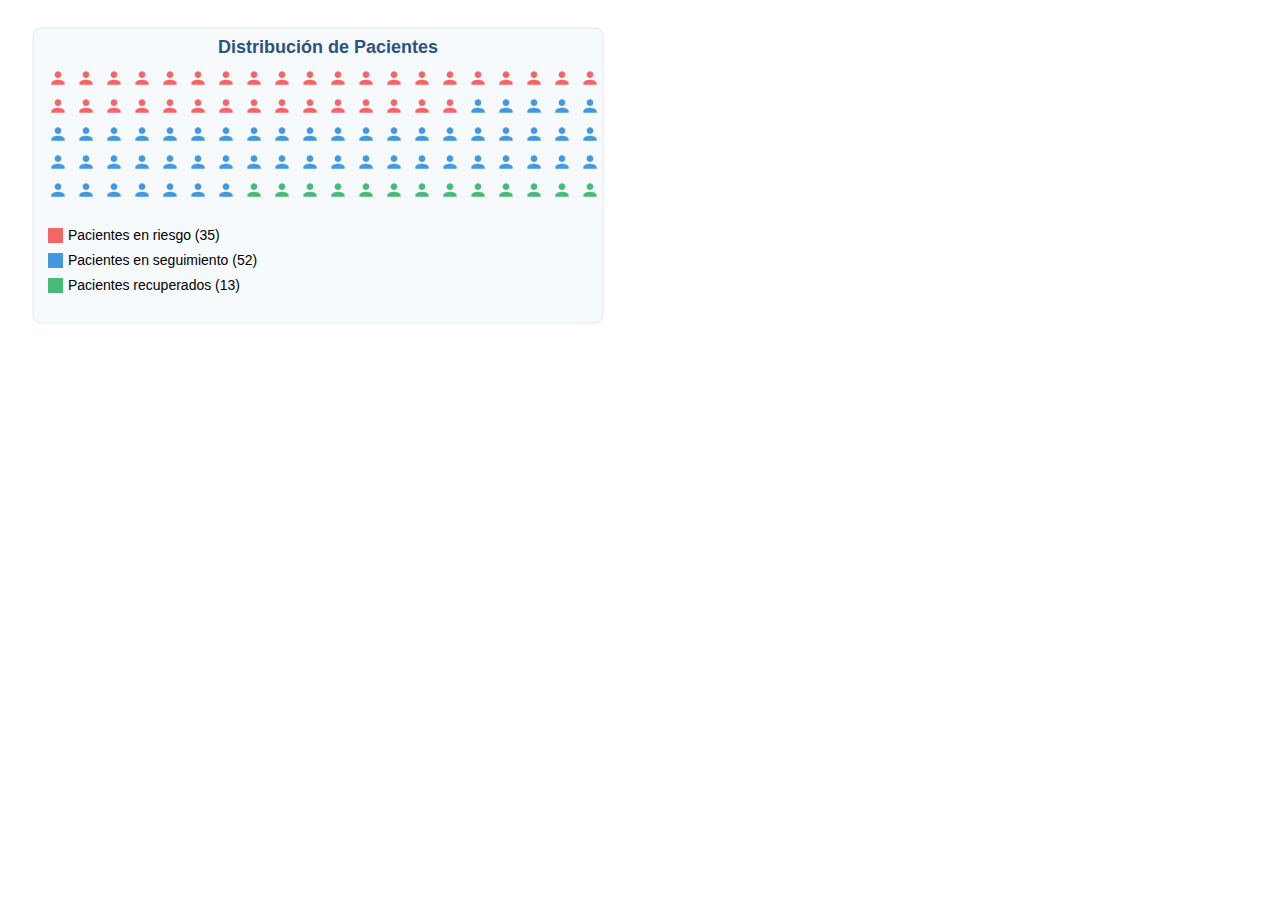
<file: isotype.html>
<!DOCTYPE html>
<html lang="en">

<head>
    <meta charset="UTF-8">
    <meta name="viewport" content="width=device-width, initial-scale=1.0">
    <title>Testing Isotype</title>
    <style>
        .isotype-label {
            font-family: sans-serif;
            font-size: 14px;
        }

        .chart-title {
            font-family: sans-serif;
            font-size: 18px;
            font-weight: bold;
            fill: #2c5282;
        }
    </style>
</head>

<body>
    <div id="container"></div>
    <script src="js/vendors/d3.v7.js"></script>
    <script type="module">

        // Datos de ejemplo (pueden ser reemplazados más tarde)
        const data = [
            { category: "Pacientes en riesgo", count: 35, color: "#f56565" },
            { category: "Pacientes en seguimiento", count: 52, color: "#4299e1" },
            { category: "Pacientes recuperados", count: 13, color: "#48bb78" }
        ];

        // Dimensiones del gráfico
        const width = 640;
        // const height = 740; // Se calculará dinámicamente
        const marginTop = 60; // Aumentar margen para el título y padding
        const marginRight = 40;
        const marginBottom = 20; // Margen inferior final
        const marginLeft = 40;

        // Configuración del grid para los iconos
        const iconsPerRow = 20;
        const iconSize = 20;
        const padding = 8;
        
        // SVG path para un ícono de persona
        const personPath = "M12 12c2.21 0 4-1.79 4-4s-1.79-4-4-4-4 1.79-4 4 1.79 4 4 4zm0 2c-2.67 0-8 1.34-8 4v2h16v-2c0-2.66-5.33-4-8-4z";

        // Aplanar los datos para calcular la altura necesaria
        const flatData = data.flatMap((d) =>
            Array.from({ length: d.count }, () => ({
                category: d.category,
                color: d.color,
            }))
        );

        // --- CÁLCULO DE ALTURA DINÁMICO ---
        const totalIcons = flatData.length;
        const numRows = Math.ceil(totalIcons / iconsPerRow);
        const chartContentHeight = numRows * (iconSize + padding);
        const legendHeight = data.length * 25; // Altura estimada para la leyenda
        
        // Altura total calculada para el SVG
        const height = marginTop + chartContentHeight + legendHeight + marginBottom + 40; // 40 para espacio extra

        // Crear el contenedor SVG
        const svg = d3.create("svg")
            .attr("width", width)
            .attr("height", height)
            .attr("viewBox", [0, 0, width, height])
            .attr("style", "max-width: 100%; height: auto;");

        // Aplanar los datos: crear un objeto por cada "persona"
        const flatDataForRender = data.flatMap((d, i) =>
            Array.from({ length: d.count }, (_, j) => ({
                category: d.category,
                color: d.color,
                index: j,
                groupIndex: i
            }))
        );

        // Añadir borde y fondo al gráfico
        svg.append("rect")
            .attr("x", marginLeft - 15)
            .attr("y", 20) // Posición Y fija para el borde superior
            .attr("width", (iconsPerRow * (iconSize + padding)) + 10)
            .attr("height", height - marginBottom - 20) // Ajustar altura del recuadro
            .attr("fill", "#f7fafc")
            .attr("stroke", "#e2e8f0")
            .attr("rx", 8); // Esquinas redondeadas

        // Añadir título
        svg.append("text")
            .attr("class", "chart-title")
            .attr("x", width / 2)
            .attr("y", 45) // Posición Y fija para el título (20px del borde + 10px padding + 10px para centrar)
            .attr("text-anchor", "middle")
            .text("Distribución de Pacientes");

        // Añadir un grupo para los iconos
        svg.append("g")
            .selectAll("path")
            .data(flatDataForRender)
            .join("path")
            .attr("d", personPath)
            .attr("transform", (d, i) => {
                const x = marginLeft + (i % iconsPerRow) * (iconSize + padding);
                const y = marginTop + Math.floor(i / iconsPerRow) * (iconSize + padding); // marginTop ahora incluye el espacio para el título
                // Escalamos el path para que quepa en el iconSize
                return `translate(${x}, ${y}) scale(${iconSize / 24})`;
            })
            .attr("fill", d => d.color);

        // Añadir leyenda/etiquetas
        const legend = svg.append("g")
            .attr("transform", `translate(${marginLeft}, ${chartContentHeight + marginTop + 20})`); // Posicionar leyenda debajo del gráfico

        data.forEach((d, i) => {
            const legendItem = legend.append("g")
                // Posicionar cada item de la leyenda en una nueva línea
                .attr("transform", `translate(0, ${i * 25})`);

            legendItem.append("rect")
                .attr("width", 15)
                .attr("height", 15)
                .attr("fill", d.color);

            legendItem.append("text")
                .attr("class", "isotype-label")
                .attr("x", 20)
                .attr("y", 12)
                .text(`${d.category} (${d.count})`);
        });


        // Adjuntar el SVG al contenedor
        container.append(svg.node());

    </script>
</body>

</html>
</file>
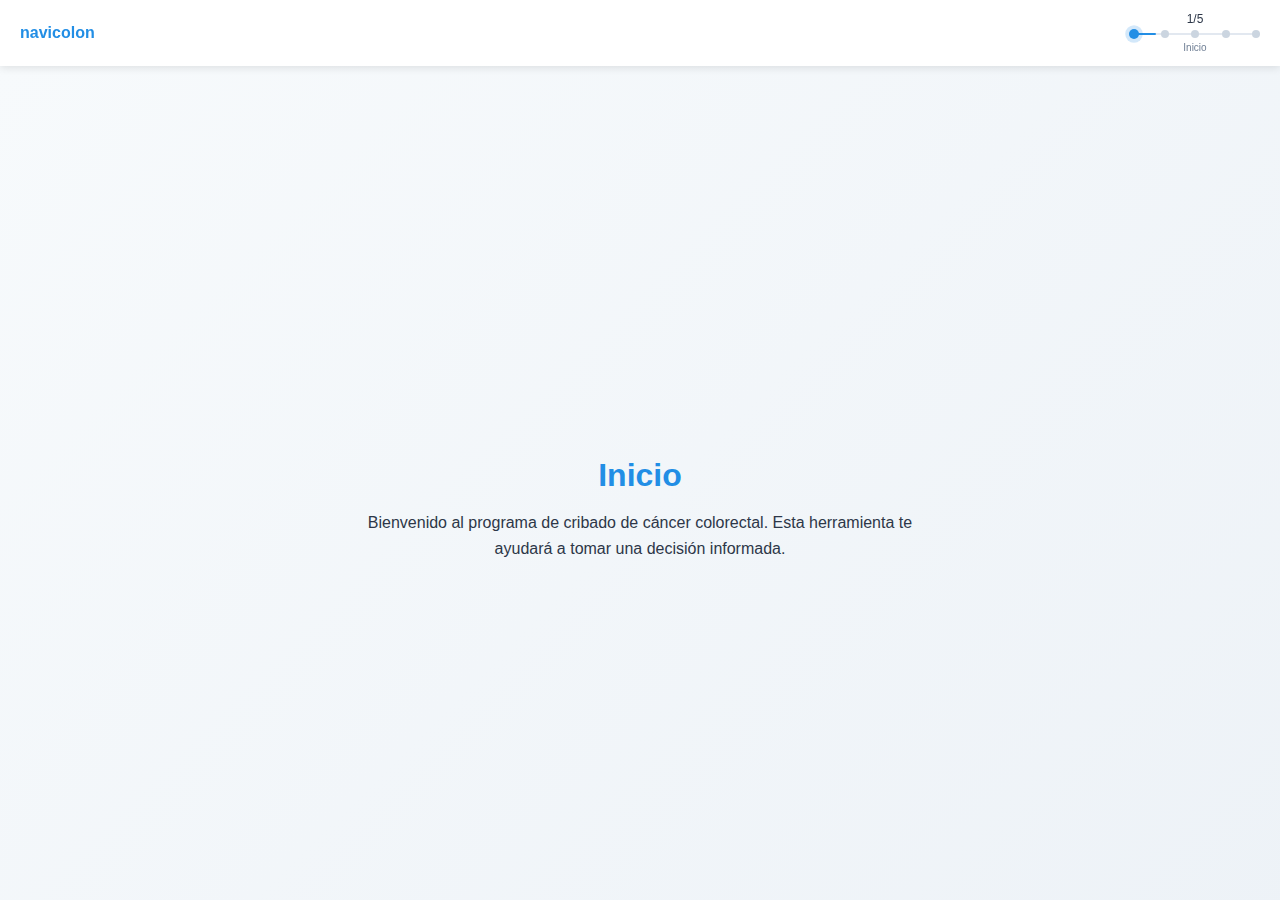
<file: progress.html>
<!DOCTYPE html>
<html lang="es">

<head>
    <meta charset="UTF-8">
    <meta name="viewport" content="width=device-width, initial-scale=1.0">
    <title>Indicadores de Progreso - Navicolon</title>
    <style>
        :root {
            --primary-color: #228EE5;
            --secondary-color: #4E40E6;
            --accent-color: #2753E3;
            --danger-color: #f56565;
            --text-color: #2d3748;
            --bg-light: #f7fafc;
            --bg-white: #ffffff;
            --border-color: #e2e8f0;
        }

        * {
            margin: 0;
            padding: 0;
            box-sizing: border-box;
        }

        body {
            font-family: -apple-system, BlinkMacSystemFont, 'Segoe UI', Roboto, Oxygen, Ubuntu, Cantarell, sans-serif;
            color: var(--text-color);
            background: var(--bg-light);
        }

        /* Header fijo con el indicador */
        .header {
            position: fixed;
            top: 0;
            left: 0;
            right: 0;
            background: var(--bg-white);
            padding: 12px 20px;
            box-shadow: 0 2px 8px rgba(0, 0, 0, 0.1);
            z-index: 1000;
            display: flex;
            justify-content: space-between;
            align-items: center;
        }

        .logo {
            font-weight: bold;
            color: var(--primary-color);
            font-size: 16px;
        }


        /* Contenedor de secciones con scroll */
        .scroll-container {
            margin-top: 60px;
            height: calc(100vh - 60px);
            overflow-y: auto;
            scroll-behavior: smooth;
        }

        .section {
            min-height: 100vh;
            display: flex;
            align-items: center;
            justify-content: center;
            padding: 40px 20px;
            border-bottom: 1px solid var(--border-color);
        }

        .section-content {
            max-width: 600px;
            text-align: center;
        }

        .section h2 {
            font-size: 32px;
            margin-bottom: 16px;
            color: var(--primary-color);
        }

        .section p {
            font-size: 16px;
            line-height: 1.6;
            color: var(--text-color);
        }

        /* VARIANTE A: Minimalista con énfasis en progreso */
        .progress-indicator {
            width: 130px;
            display: flex;
            flex-direction: column;
            align-items: center;
            gap: 4px;
        }

        .progress-counter {
            font-size: 12px;
            font-weight: 500;
            color: var(--text-color);
        }

        .progress-bar-container {
            position: relative;
            width: 100%;
            height: 8px;
            display: flex;
            align-items: center;
        }

        .progress-bar-bg {
            position: absolute;
            width: 100%;
            height: 2px;
            background: var(--border-color);
            border-radius: 2px;
        }

        .progress-bar-fill {
            position: absolute;
            height: 2px;
            background: var(--primary-color);
            border-radius: 2px;
            transition: width 0.5s ease-out;
        }

        .progress-dots {
            position: relative;
            width: 100%;
            display: flex;
            justify-content: space-between;
            z-index: 1;
        }

        .progress-dot {
            width: 8px;
            height: 8px;
            border-radius: 50%;
            background: #cbd5e0;
            transition: all 0.3s ease;
        }

        .progress-dot.visited {
            background: var(--primary-color);
            transform: scale(1.1);
        }

        .progress-dot.active {
            background: var(--primary-color);
            transform: scale(1.25);
            box-shadow: 0 0 0 3px rgba(34, 142, 229, 0.2);
        }

        .progress-label {
            font-size: 10px;
            color: #718096;
            text-align: center;
            height: 12px;
            overflow: hidden;
            text-overflow: ellipsis;
            white-space: nowrap;
        }

        .progress-section-name {
            font-size: 10px;
            color: #718096;
            text-align: center;
            height: 12px;
        }

        /* Ocultar variantes */
        .hidden {
            display: none;
        }
    </style>
</head>

<body>
    <!-- Header fijo -->
    <header class="header">
        <div class="logo">navicolon</div>

        <div id="progress" class="progress-indicator">
            <div class="progress-counter">
                <span id="counter">1</span>/5
            </div>
            <div class="progress-bar-container">
                <div class="progress-bar-bg"></div>
                <div id="barFill" class="progress-bar-fill" style="width: 20%"></div>
                <div class="progress-dots" id="dots">
                    <!-- Se generarán dinámicamente -->
                </div>
            </div>
            <div id="label" class="progress-label">Inicio</div>
        </div>
    </header>

    <!-- Contenedor con scroll -->
    <div class="scroll-container" id="scrollContainer">
        <!-- Sección 1: Inicio -->
        <section class="section" id="section-inicio" data-section="0"
            style="background: linear-gradient(135deg, #f7fafc 0%, #edf2f7 100%)">
            <div class="section-content">
                <h2>Inicio</h2>
                <p>Bienvenido al programa de cribado de cáncer colorectal. Esta herramienta te ayudará a tomar una
                    decisión informada.</p>
            </div>
        </section>

        <!-- Sección 2: Información -->
        <section class="section" id="section-informacion" data-section="1"
            style="background: linear-gradient(135deg, #edf2f7 0%, #e2e8f0 100%)">
            <div class="section-content">
                <h2>Información</h2>
                <p>El cáncer colorectal es uno de los cánceres más comunes. Conoce los datos básicos sobre la enfermedad
                    y el cribado.</p>
            </div>
        </section>

        <!-- Sección 3: Beneficios-Riesgos -->
        <section class="section" id="section-beneficios" data-section="2"
            style="background: linear-gradient(135deg, #e2e8f0 0%, #cbd5e0 100%)">
            <div class="section-content">
                <h2>Beneficios y Riesgos</h2>
                <p>Toda decisión médica implica sopesar beneficios y riesgos. Aquí te presentamos ambos de forma clara y
                    equilibrada.</p>
            </div>
        </section>

        <!-- Sección 4: Mi decisión -->
        <section class="section" id="section-decision" data-section="3"
            style="background: linear-gradient(135deg, #cbd5e0 0%, #a0aec0 100%)">
            <div class="section-content">
                <h2>Mi decisión</h2>
                <p>Basándote en la información revisada, reflexiona sobre qué opción se alinea mejor con tus valores y
                    preferencias.</p>
            </div>
        </section>

        <!-- Sección 5: Recursos -->
        <section class="section" id="section-recursos" data-section="4"
            style="background: linear-gradient(135deg, #a0aec0 0%, #718096 100%)">
            <div class="section-content">
                <h2>Recursos</h2>
                <p>Encuentra aquí recursos adicionales, preguntas frecuentes y contactos para resolver tus dudas.</p>
            </div>
        </section>
    </div>

    <script>
        // Configuración de secciones
        const sections = [
            { id: 'section-inicio', name: 'Inicio' },
            { id: 'section-informacion', name: 'Información' },
            { id: 'section-beneficios', name: 'Beneficios-Riesgos' },
            { id: 'section-decision', name: 'Mi decisión' },
            { id: 'section-recursos', name: 'Recursos' }
        ];

        let currentSection = 0;

        // Generar dots
        const dotsContainer = document.getElementById('dots');
        sections.forEach((section, index) => {
            const dot = document.createElement('div');
            dot.className = 'progress-dot';
            dot.dataset.index = index;
            if (index === 0) dot.classList.add('active', 'visited');
            dotsContainer.appendChild(dot);
        });

        // Función para actualizar el indicador de progreso
        function updateProgress(sectionIndex) {
            currentSection = sectionIndex;
            const progress = ((sectionIndex + 1) / sections.length) * 100;
            const trackProgress = sectionIndex === 0 ? 0 : ((sectionIndex) / (sections.length - 1)) * 100;

            // Actualizar
            document.getElementById('counter').textContent = sectionIndex + 1;
            document.getElementById('barFill').style.width = progress + '%';
            document.getElementById('label').textContent = sections[sectionIndex].name;

            // Actualizar
            const dots = document.querySelectorAll('#dots .progress-dot');
            dots.forEach((dot, index) => {
                dot.classList.remove('active', 'visited');
                if (index < sectionIndex) {
                    dot.classList.add('visited');
                } else if (index === sectionIndex) {
                    dot.classList.add('active', 'visited');
                }
            });
        }

        // Configurar Intersection Observer
        const observerOptions = {
            root: document.getElementById('scrollContainer'),
            // El rootMargin negativo crea una "zona de activación" en el centro del viewport
            // -40% superior y -40% inferior = se activa cuando la sección está ±20% centrada
            rootMargin: '-40% 0px -40% 0px',
            threshold: 0
        };

        const observer = new IntersectionObserver((entries) => {
            entries.forEach((entry) => {
                if (entry.isIntersecting) {
                    const sectionIndex = parseInt(entry.target.dataset.section);
                    updateProgress(sectionIndex);
                }
            });
        }, observerOptions);

        // Observar todas las secciones
        sections.forEach(section => {
            const element = document.getElementById(section.id);
            if (element) {
                observer.observe(element);
            }
        });

        // Limpiar observer al cerrar/salir
        window.addEventListener('beforeunload', () => {
            observer.disconnect();
        });
    </script>
</body>

</html>
</file>
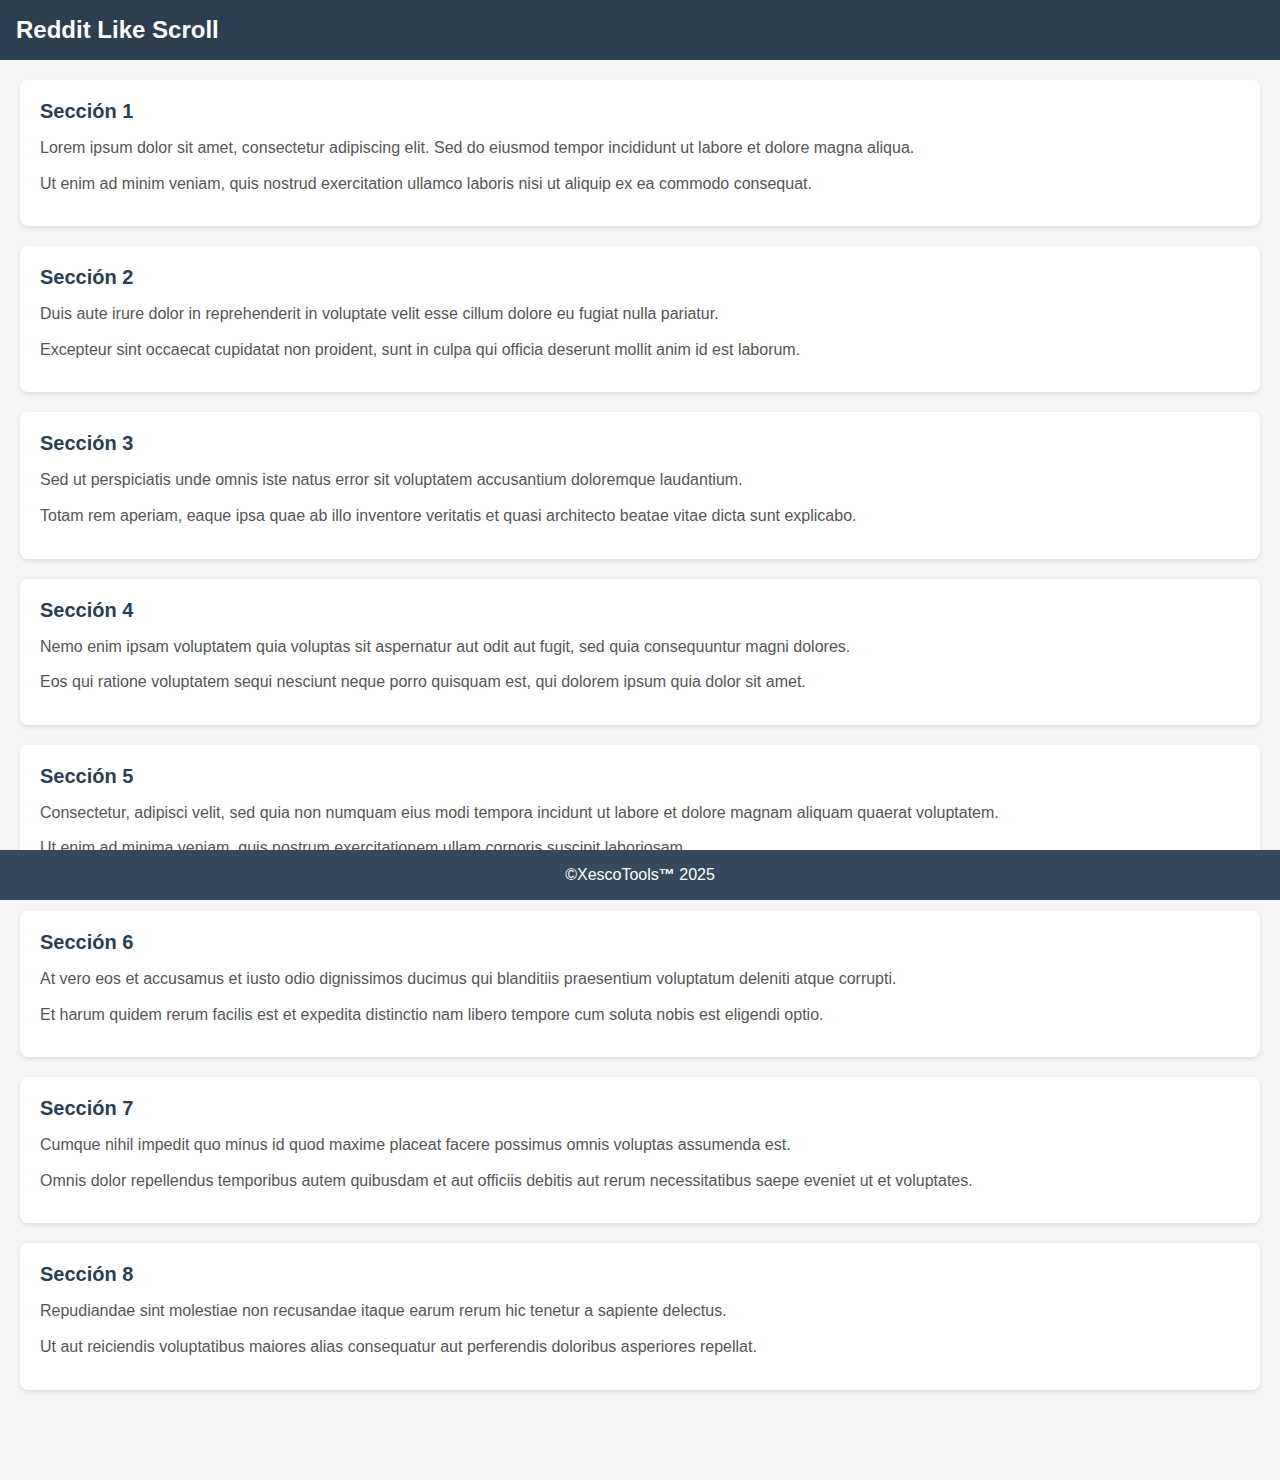
<file: redditlike.html>
<!DOCTYPE html>
<html lang="es">
<head>
    <meta charset="UTF-8">
    <meta name="viewport" content="width=device-width, initial-scale=1.0">
    <title>Reddit Like on Scroll</title>
    <style>
        * {
            margin: 0;
            padding: 0;
            box-sizing: border-box;
        }

        body {
            font-family: -apple-system, BlinkMacSystemFont, 'Segoe UI', Roboto, sans-serif;
            background: #f5f5f5;
        }

        /* HEADER STYLES */
        header {
            position: sticky;
            top: 0;
            background: #2c3e50;
            color: white;
            padding: 16px;
            z-index: 100;
            opacity: 1;
            transition: opacity 400ms ease-in-out;
        }

        header.hidden {
            opacity: 0;
            pointer-events: none;
        }

        header h1 {
            font-size: 24px;
            font-weight: 600;
        }

        /* FOOTER STYLES */
        footer {
            position: sticky;
            bottom: 0;
            background: #34495e;
            color: white;
            padding: 16px;
            text-align: center;
            z-index: 100;
            opacity: 1;
            transition: opacity 400ms ease-in-out;
        }

        footer.hidden {
            opacity: 0;
            pointer-events: none;
        }

        /* CONTENT STYLES */
        main {
            padding: 20px;
        }

        section {
            background: white;
            margin-bottom: 20px;
            padding: 20px;
            border-radius: 8px;
            box-shadow: 0 2px 4px rgba(0, 0, 0, 0.1);
        }

        section h2 {
            color: #2c3e50;
            margin-bottom: 12px;
            font-size: 20px;
        }

        section p {
            color: #555;
            line-height: 1.6;
            margin-bottom: 10px;
        }

        /* MEDIA QUERY: Solo aplicar hide/show en móvil */
        @media (min-width: 769px) {
            header.hidden,
            footer.hidden {
                opacity: 1;
                pointer-events: auto;
            }
        }

        /* Debug info (opcional, para ver qué está pasando) */
        .debug {
            position: fixed;
            bottom: 100px;
            right: 20px;
            background: rgba(0, 0, 0, 0.8);
            color: #0f0;
            padding: 12px;
            border-radius: 4px;
            font-size: 12px;
            font-family: monospace;
            z-index: 200;
        }

        @media (min-width: 769px) {
            .debug {
                display: none;
            }
        }
    </style>
</head>
<body>
    <header>
        <h1>Reddit Like Scroll</h1>
    </header>

    <main>
        <section>
            <h2>Sección 1</h2>
            <p>Lorem ipsum dolor sit amet, consectetur adipiscing elit. Sed do eiusmod tempor incididunt ut labore et dolore magna aliqua.</p>
            <p>Ut enim ad minim veniam, quis nostrud exercitation ullamco laboris nisi ut aliquip ex ea commodo consequat.</p>
        </section>

        <section>
            <h2>Sección 2</h2>
            <p>Duis aute irure dolor in reprehenderit in voluptate velit esse cillum dolore eu fugiat nulla pariatur.</p>
            <p>Excepteur sint occaecat cupidatat non proident, sunt in culpa qui officia deserunt mollit anim id est laborum.</p>
        </section>

        <section>
            <h2>Sección 3</h2>
            <p>Sed ut perspiciatis unde omnis iste natus error sit voluptatem accusantium doloremque laudantium.</p>
            <p>Totam rem aperiam, eaque ipsa quae ab illo inventore veritatis et quasi architecto beatae vitae dicta sunt explicabo.</p>
        </section>

        <section>
            <h2>Sección 4</h2>
            <p>Nemo enim ipsam voluptatem quia voluptas sit aspernatur aut odit aut fugit, sed quia consequuntur magni dolores.</p>
            <p>Eos qui ratione voluptatem sequi nesciunt neque porro quisquam est, qui dolorem ipsum quia dolor sit amet.</p>
        </section>

        <section>
            <h2>Sección 5</h2>
            <p>Consectetur, adipisci velit, sed quia non numquam eius modi tempora incidunt ut labore et dolore magnam aliquam quaerat voluptatem.</p>
            <p>Ut enim ad minima veniam, quis nostrum exercitationem ullam corporis suscipit laboriosam.</p>
        </section>

        <section>
            <h2>Sección 6</h2>
            <p>At vero eos et accusamus et iusto odio dignissimos ducimus qui blanditiis praesentium voluptatum deleniti atque corrupti.</p>
            <p>Et harum quidem rerum facilis est et expedita distinctio nam libero tempore cum soluta nobis est eligendi optio.</p>
        </section>

        <section>
            <h2>Sección 7</h2>
            <p>Cumque nihil impedit quo minus id quod maxime placeat facere possimus omnis voluptas assumenda est.</p>
            <p>Omnis dolor repellendus temporibus autem quibusdam et aut officiis debitis aut rerum necessitatibus saepe eveniet ut et voluptates.</p>
        </section>

        <section>
            <h2>Sección 8</h2>
            <p>Repudiandae sint molestiae non recusandae itaque earum rerum hic tenetur a sapiente delectus.</p>
            <p>Ut aut reiciendis voluptatibus maiores alias consequatur aut perferendis doloribus asperiores repellat.</p>
        </section>
    </main>

    <footer>
        <p>&copy;XescoTools<strong>™</strong> 2025 </p>
    </footer>

    <div class="debug">
        <div>Dirección: <span id="direction">-</span></div>
        <div>ScrollY: <span id="scrolly">0</span></div>
    </div>

    <script>
        // Detectar si estamos en móvil
        const isMobile = () => window.matchMedia('(max-width: 768px)').matches;

        // Referencias al DOM
        const header = document.querySelector('header');
        const footer = document.querySelector('footer');
        const directionSpan = document.querySelector('#direction');
        const scrollySpan = document.querySelector('#scrolly');

        // Estado
        let previousScrollY = 0;
        let headerFooterVisible = true; // Estado: ¿están visibles?
        let wasMobile = isMobile(); // Guardar el breakpoint anterior
        const SCROLL_THRESHOLD = 10; // Píxeles antes de cambiar estado

        const handleScroll = () => {
            // Si no estamos en móvil, no hagas nada
            if (!isMobile()) {
                return;
            }

            const currentScrollY = window.scrollY;
            const scrollDifference = currentScrollY - previousScrollY;

            // Debug
            scrollySpan.textContent = Math.round(currentScrollY);
            directionSpan.textContent = scrollDifference > 0 ? '↓ Abajo' : '↑ Arriba';

            // Detectar dirección y aplicar threshold
            if (scrollDifference > SCROLL_THRESHOLD && headerFooterVisible) {
                // Scrolleando hacia abajo MÁS de 10px
                hideHeaderFooter();
                headerFooterVisible = false;
            } else if (scrollDifference < -SCROLL_THRESHOLD && !headerFooterVisible) {
                // Scrolleando hacia arriba MÁS de 10px
                showHeaderFooter();
                headerFooterVisible = true;
            }

            // Actualizar posición anterior
            previousScrollY = currentScrollY;
        };

        const hideHeaderFooter = () => {
            header.classList.add('hidden');
            footer.classList.add('hidden');
        };

        const showHeaderFooter = () => {
            header.classList.remove('hidden');
            footer.classList.remove('hidden');
        };

        // Event listener con throttling manual
        let isThrottled = false;
        window.addEventListener('scroll', () => {
            if (!isThrottled) {
                handleScroll();
                isThrottled = true;
                requestAnimationFrame(() => {
                    isThrottled = false;
                });
            }
        });

        // Listener para cambios de breakpoint
        window.addEventListener('resize', () => {
            const isCurrentlyMobile = isMobile();

            // Solo actuar si cambió el breakpoint
            if (isCurrentlyMobile !== wasMobile) {
                wasMobile = isCurrentlyMobile;
                
                // Si pasamos a desktop, mostrar header/footer
                if (!isCurrentlyMobile) {
                    showHeaderFooter();
                    headerFooterVisible = true;
                }
            }
        });
    </script>
</body>
</html>
</file>
<file: css/style.css>
/* This file contains the styles for the application. It defines the layout, colors, typography, and responsive design for the SPA. */

* {
    margin: 0;
    padding: 0;
    box-sizing: border-box;
}

:root {
    --primary-color: #228EE5;
    --secondary-color: #4E40E6;
    --accent-color: #2753E3;
    --danger-color: #f56565;
    --text-color: #2d3748;
    --footer-text-color: #969595;
    --bg-light: #f7fafc;
    --bg-white: #ffffff;
    --border-color: #e2e8f0;
    --shadow: 0 1px 3px rgba(0, 0, 0, 0.12);
    --shadow-lg: 0 10px 25px rgba(0, 0, 0, 0.15);
}

body {
    font-family: -apple-system, BlinkMacSystemFont, 'Segoe UI', Roboto, Oxygen, Ubuntu, sans-serif;
    line-height: 1.6;
    color: var(--text-color);
    background: linear-gradient(135deg, #45A2E6 0%, #ADBCE6 100%);
    min-height: 100vh;
    display: flex;
    flex-direction: column;
}

.container {
    width: 100%;
    max-width: 1200px;
    margin: 0 auto;
    padding: 0 1rem;
}

/* Header */
header {
    background: var(--bg-white);
    box-shadow: var(--shadow);
    position: sticky;
    top: 0;
    z-index: 100;
    padding: 0.5rem 0;
    opacity: 1;
    transition: opacity 400ms ease-in-out;
}

header.hidden {
    opacity: 0;
    pointer-events: none;
}

nav {
    display: flex;
    justify-content: space-between;
    align-items: center;
    padding: 1rem 0;
    flex-wrap: wrap;
}

.subheader {
    width: 100%;
    display: flex;
    justify-content: space-around;
    align-items: center;
    padding: 0;
    flex-wrap: wrap;
    text-align: center;

    /* Propiedades base para la animación */
    opacity: 1;
    max-height: 150px;
    /* Valor seguro mayor que el contenido real */
    overflow: hidden;

    /* Transición al MOSTRAR (volver arriba):
       1. max-height y padding ocurren inmediatamente.
       2. opacity espera 0.3s para empezar. */
    transition: max-height 0.5s ease-in-out, opacity 0.3s ease-in-out 0.5s;


    @media (width <=768px) {
        display: none;
    }
}

.subheader p {
    margin: 0;
}

/* Cuando detectamos scroll, colapsamos el subheader */
header.desktop-scrolled .subheader {
    max-height: 0;
    opacity: 0;

    /* Transición al OCULTAR (hacer scroll):
       1. opacity ocurre inmediatamente.
       2. max-height y padding esperan 0.3s (lo que tarda opacity) para empezar. */
    transition: opacity 0.3s ease-in-out, max-height 0.5s ease-in-out 0.5s;
}

.logo {
    font-size: 1.5rem;
    font-weight: bold;
    color: var(--primary-color);
    display: flex;
    align-items: center;
    gap: 0.5rem;
    position: relative;
}

/* El SVG del compás*/
#logo-compass {
    width: 30px;
    height: 30px;

    @media (width <=768px) {
        display: none;
    }
}

/* El SVG del caret-down*/
.logo svg:nth-of-type(2) {
    @media (width > 768px) {
        display: none;
    }
}

/* Botón del logo */
.logo-button {
    display: flex;
    align-items: center;
    gap: 0.5rem;
    background: none;
    border: none;
    color: inherit;
    font-size: inherit;
    font-weight: inherit;
    cursor: pointer;
    padding: 0.5rem;
    border-radius: 0.375rem;
    transition: background-color 0.2s;

    @media (width > 768px) {
        pointer-events: none;
    }
}

.logo-button:hover {
    /* background-color: rgba(0, 0, 0, 0.05); */
}

/* Animación del caret */
.logo-button .caret {
    transition: transform 0.3s cubic-bezier(0.4, 0, 0.2, 1);
    transform-origin: center;
}

/* Cuando está abierto, rotar el caret */
.logo-button[aria-expanded="true"] .caret {
    transform: rotate(180deg);
}

/* Menú desplegable */
.logo-dropdown {
    position: absolute;
    top: 100%;
    left: 0;
    margin-top: 0.5rem;
    background: white;
    border: 1px solid #e5e7eb;
    border-radius: 0.5rem;
    box-shadow: 0 10px 15px -3px rgba(0, 0, 0, 0.1),
        0 4px 6px -2px rgba(0, 0, 0, 0.05);
    min-width: 200px;
    z-index: 100;

    @media (width >768px) {
        display: none;
    }

    /* Animación de apertura/cierre */
    opacity: 0;
    visibility: hidden;
    transform: translateY(-10px);
    transition: opacity 0.2s cubic-bezier(0.4, 0, 0.2, 1),
    transform 0.2s cubic-bezier(0.4, 0, 0.2, 1),
    visibility 0.2s;
}

/* Estado abierto */
.logo-dropdown.open {
    opacity: 1;
    visibility: visible;
    transform: translateY(0);
}

/* Items del dropdown */
.dropdown-item {
    display: flex;
    align-items: center;
    gap: 0.75rem;
    padding: 0.75rem 1rem;
    color: #374151;
    text-decoration: none;
    transition: background-color 0.15s;
}

.dropdown-item:hover {
    background-color: var(--bg-light);
    border-radius: 0.5rem;
}

.dropdown-item i {
    flex-shrink: 0;
    color: var(--primary-color);
    width: 20px;
    text-align: center;
}

/* Divisor */
.dropdown-divider {
    height: 1px;
    background-color: #e5e7eb;
    margin: 0.25rem 0;
}

.nav-buttons {
    display: flex;
    gap: 0.5rem;
    flex-wrap: wrap;

    @media (width <=768px) {
        display: none;
    }

}

.nav-btn {
    padding: 0.5rem 0.75rem;
    border: none;
    color: var(--text-color);
    background: var(--bg-light);
    border-radius: 0.5rem;
    cursor: pointer;
    transition: all 0.3s;
    font-size: 0.9rem;
}

.nav-btn:hover {
    background: var(--secondary-color);
    color: white;
    transform: translateY(-2px);
}

.nav-btn.active {
    background: var(--primary-color);
    color: white;
}

.language {
    color: var(--primary-color);
    background: var(--bg-light);
    border-radius: 0.5rem;
    padding: 0.5rem 1rem;

}

/* Main Content */
main {
    flex: 1;
    padding: 2rem 0;
}

.page {
    display: none;
    animation: fadeIn 0.5s;
}

.page.active {
    display: block;
}

@keyframes fadeIn {
    from {
        opacity: 0;
        transform: translateY(20px);
    }

    to {
        opacity: 1;
        transform: translateY(0);
    }
}

.card {
    background: var(--bg-white);
    border-radius: 1rem;
    padding: 2rem;
    margin: 1rem 0;
    box-shadow: var(--shadow-lg);
}

h1,
h2,
h3 {
    color: var(--primary-color);
    margin-bottom: 1rem;
}

h1 {
    font-size: 2rem;
}

h2 {
    font-size: 1.5rem;
}

h3 {
    font-size: 1.2rem;
}

p {
    margin-bottom: 1rem;
    line-height: 1.8;
}

/* Welcome Section */
.welcome-hero {
    text-align: center;
    padding: 2rem;
    background: linear-gradient(135deg, var(--primary-color), var(--secondary-color));
    color: white;
    border-radius: 1rem;
    margin-bottom: 2rem;
    margin-top: 1.5rem;
}

.welcome-hero h1 {
    color: white;
}

.welcome-hero p {
    @media (width > 768px) {
        display: none;
    }
}

#screening-steps {
    margin-bottom: 2rem;
    padding-bottom: 2rem;
    display: flex;
    overflow-x: scroll;
    scroll-snap-type: x mandatory;
    scroll-padding: 0;
    width: 100%;

    scroll-behavior: smooth;
    -webkit-overflow-scrolling: touch;
}

#screening-steps::-webkit-scrollbar {
    display: none;
}

#screening-steps>.info-card {
    /* scroll-margin: 15px; */
    flex: 0 0 100%;
    scroll-snap-align: end;
    align-items: center;
    justify-content: center;
}

.feature-grid {
    display: grid;
    grid-template-columns: repeat(auto-fit, minmax(250px, 1fr));
    gap: 1.5rem;
    margin-top: 2rem;
}

.feature-card {
    background: var(--bg-white);
    padding: 1.5rem;
    border-radius: 0.5rem;
    text-align: center;
    transition: transform 0.3s;
    cursor: pointer;
}

.feature-card:hover {
    transform: translateY(-5px);
    box-shadow: var(--shadow-lg);
}

.feature-icon {
    font-size: 3rem;
    margin-bottom: 1rem;
}

.feature-icon i {
    color: var(--primary-color);
    transition: transform 0.3s ease, color 0.3s ease;
}

.feature-card:hover .feature-icon i {
    transform: scale(1.1);
    color: var(--secondary-color);
}

/* Info Sections */
.info-grid {
    display: grid;
    grid-template-columns: repeat(auto-fit, minmax(300px, 1fr));
    gap: 2rem;
    margin-top: 2rem;
}

.info-card {
    background: var(--bg-light);
    padding: 1.5rem;
    border-radius: 0.5rem;
    border-left: 4px solid var(--accent-color);
    margin-bottom: 0.5rem;
}

/* Interactive Elements */
.button-group {
    display: flex;
    gap: 1rem;
    flex-wrap: wrap;
    margin: 2rem 0;
}

.btn {
    padding: 0.75rem 1.5rem;
    border: none;
    border-radius: 0.5rem;
    cursor: pointer;
    font-size: 1rem;
    transition: all 0.3s;
    text-decoration: none;
    display: inline-block;
}

.btn-primary {
    background: var(--primary-color);
    color: white;
}

.btn-primary:hover {
    background: var(--secondary-color);
    transform: translateY(-2px);
}

.btn-secondary {
    background: var(--bg-light);
    color: var(--text-color);
    border: 2px solid var(--border-color);
}

.btn-secondary:hover {
    background: var(--border-color);
}

/* Quiz Section */
.quiz-container {
    background: var(--bg-white);
    padding: 2rem;
    border-radius: 1rem;
    margin-top: 2rem;
}

.quiz-question {
    margin-bottom: 2rem;
}

.quiz-options {
    display: flex;
    flex-direction: column;
    gap: 1rem;
}

.quiz-option {
    padding: 1rem;
    background: var(--bg-light);
    border: 2px solid transparent;
    border-radius: 0.5rem;
    cursor: pointer;
    transition: all 0.3s;
}

.quiz-option:hover {
    border-color: var(--secondary-color);
    transform: translateX(5px);
}

.quiz-option.selected {
    background: var(--accent-color);
    color: white;
    border-color: var(--accent-color);
}

/* Progress Bar */
.progress-container {
    background: var(--bg-light);
    border-radius: 1rem;
    overflow: hidden;
    margin-bottom: 2rem;
}

.progress-bar {
    height: 1rem;
    background: linear-gradient(90deg, var(--accent-color), var(--secondary-color));
    transition: width 0.5s;
}

.step-indicators {
    display: flex;
    justify-content: center;
    gap: 0.5rem;
    margin: -5rem 0 0 0;
    z-index: 10;
}

/* Step Indicators */
.step-dot {
    width: 12px;
    height: 12px;
    border-radius: 50%;
    background: var(--border-color);
    cursor: pointer;
    transition: all 0.3s ease;
    border: 2px solid transparent;
}

.step-dot:hover {
    background: var(--secondary-color);
    transform: scale(1.2);
}

.step-dot.active {
    background: var(--primary-color);
    /* border: 2px solid var(--accent-color); */
    transform: scale(1.3);
    box-shadow: 0 0 10px rgba(44, 82, 130, 0.3);
}

/* Stats Section */
.stats-grid {
    display: grid;
    grid-template-columns: repeat(auto-fit, minmax(200px, 1fr));
    gap: 1.5rem;
    margin: 2rem 0;
}

.stat-card {
    background: var(--bg-white);
    padding: 1.5rem;
    border-radius: 0.5rem;
    text-align: center;
    box-shadow: var(--shadow);
}

.stat-number {
    font-size: 2.5rem;
    font-weight: bold;
    color: var(--primary-color);
}

.stat-label {
    color: #718096;
    font-size: 0.9rem;
    margin-top: 0.5rem;
}

@keyframes slideUp {
    from {
        transform: translateY(20px);
        opacity: 0;
    }

    to {
        transform: translateY(0);
        opacity: 1;
    }
}

/* Responsive */
@media (max-width: 768px) {
    h1 {
        font-size: 1.5rem;
    }

    h2 {
        font-size: 1.2rem;
    }

    .nav-buttons {
        width: 100%;
        justify-content: center;
        margin-top: 1rem;
    }

    .feature-grid {
        grid-template-columns: 1fr;
    }

    .stats-grid {
        grid-template-columns: 1fr;
    }
}

/* Footer */
footer {
    background: var(--bg-white);
    padding: 1.5rem 0;
    text-align: center;
    color: #718096;
    margin-top: auto;

    @media (width <=768px) {
        position: sticky;
        bottom: 0;
        z-index: 100;
        opacity: 1;
        transition: opacity 400ms ease-in-out;
        padding: 1rem 0;
    }
}

footer.hidden {
    opacity: 0;
    pointer-events: none;
}

.footer-links {
    display: flex;
    justify-content: center;
    align-items: center;
    gap: 1.5rem;
    flex-wrap: wrap;
    background: var(--bg-white);
}

.footer-link {
    display: inline-flex;
    align-items: center;
    gap: 0.5rem;
    padding: 0.75rem 1.5rem;
    border: 1px solid var(--border-color);
    border-radius: 0.5rem;
    text-decoration: none;
    color: var(--footer-text-color);
    background: var(--bg-white);
    font-size: 0.9rem;
    transition: all 0.3s ease;
    cursor: pointer;
}

.footer-link:hover {
    transform: translateY(-2px);
    box-shadow: var(--shadow-lg);
    border-color: var(--primary-color);
}

.footer-link svg {
    flex-shrink: 0;
}

/* Mobile footer styles */
@media (width <=768px) {
    .footer-links {
        justify-content: space-evenly;
        gap: 0;
        width: 100%;
    }

    .footer-link {
        padding: 0.5rem;
        border: none;
        flex-direction: column;
        gap: 0.25rem;
    }

    .footer-link span {
        display: none;
    }

    .footer-link:hover {
        transform: none;
        box-shadow: none;
        background: var(--bg-light);
    }
}

/* Animations */
.fade-in {
    animation: fadeIn 1s;
}

.slide-in {
    animation: slideIn 0.5s;
}

@keyframes slideIn {
    from {
        transform: translateX(-100%);
    }

    to {
        transform: translateX(0);
    }
}

/* Solo aplicar hide/show en móvil */
@media (min-width: 769px) {

    header.hidden,
    footer.hidden {
        opacity: 1;
        pointer-events: auto;
    }
}
</file>
